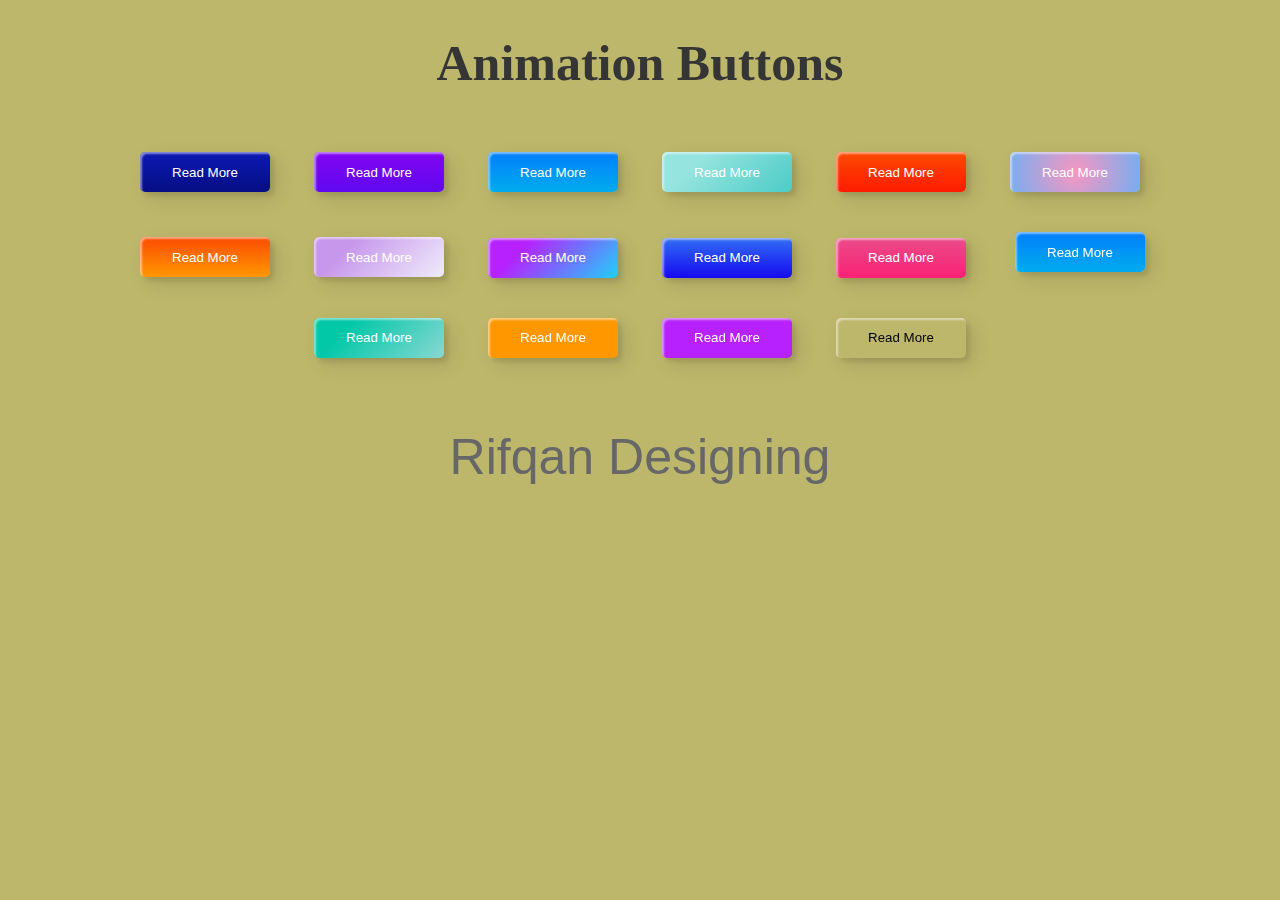
<file: AnimationButton/index.html>
<!DOCTYPE html>
<html lang="en">
<head>
    <meta charset="UTF-8">
    <meta name="viewport" content="width=device-width, initial-scale=1.0">
    <title>WEB</title>
    <link rel="stylesheet" href="style.css"/>
</head>
<body>
    
<h1>Animation Buttons</h1>
<div class="frame">
  <button class="custom-btn btn-1">Read More</button>
  <button class="custom-btn btn-2">Read More</button>
  <button class="custom-btn btn-3"><span>Read More</span></button>
  <button class="custom-btn btn-4"><span>Read More</span></button>
  <button class="custom-btn btn-5"><span>Read More</span></button>
  <button class="custom-btn btn-6"><span>Read More</span></button>
  <button class="custom-btn btn-7"><span>Read More</span></button>
  <button class="custom-btn btn-8"><span>Read More</span></button>
  <button class="custom-btn btn-9">Read More</button>
  <button class="custom-btn btn-10">Read More</button>
  <button class="custom-btn btn-11">Read More<div class="dot"></div></button>
  <button class="custom-btn btn-12"><span>Click!</span><span>Read More</span></button>
  <button class="custom-btn btn-13">Read More</button>
  <button class="custom-btn btn-14">Read More</button>
  <button class="custom-btn btn-15">Read More</button>
  <button class="custom-btn btn-16">Read More</button>
  <p class="indigo">Rifqan Designing</p>

</div>
</body>
</html>
</file>
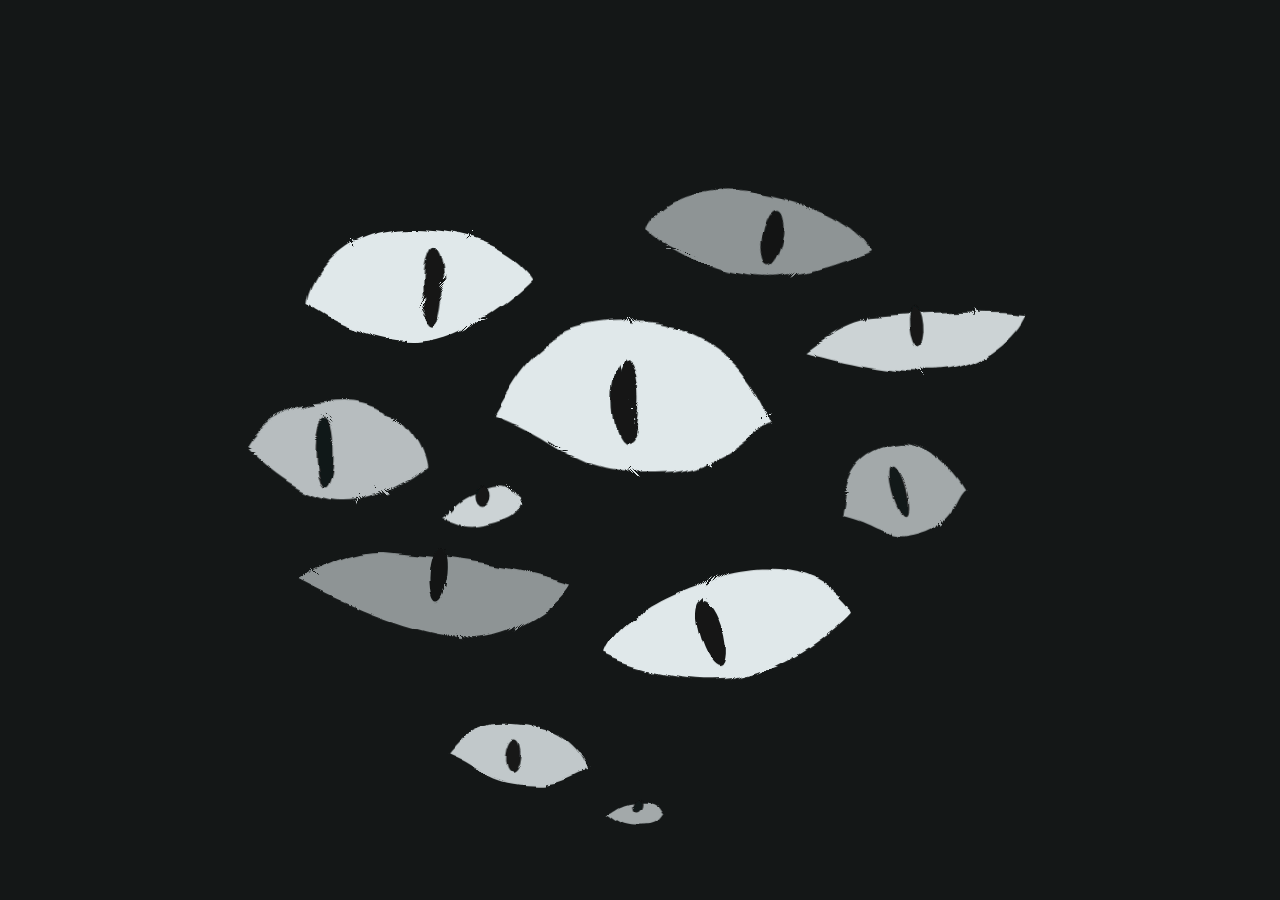
<file: EyesBackground/index.html>
<!DOCTYPE html>
<html lang="en">
<head>
    <meta charset="UTF-8">
    <meta name="viewport" content="width=device-width, initial-scale=1.0">
    <title>Netflix Intro</title>
    <link rel="stylesheet" href="style.css">
</head>
<body>
    <svg width="512" height="512" viewBox="0 0 512 512" fill="none" xmlns="http://www.w3.org/2000/svg">

        <rect width="512" height="512" fill="#141717"/>
        <g filter="url(#twitch)">
            <use href="#eye01" x="64" y="128"/>
            <use href="#eye01" x="256" y="128"  transform="rotate(10 256 128) scale(1 0.75)" opacity="0.6"/>
            <use href="#eye01" x="256" y="320"  transform="rotate(-15) scale(-1.1 0.9)" transform-origin="312 360"/>
            <use href="#eye01" x="128" y="220"  transform="scale(-0.8 0.9)" transform-origin="130 280" opacity="0.8"/>
            
            <use href="#eye02" x="170" y="180 "/>
            <use href="#eye02" x="360" y="260" transform="rotate(-15) scale(0.45 0.6)" transform-origin="360 260" opacity="0.7"/>
            <use href="#eye02" x="120" y="480" transform="rotate(5) scale(0.5 0.4)" transform-origin="180 360" opacity="0.85"/>
            
            <use href="#eye03" x="30" y="320" transform="scale(1.2 1.3) rotate(5 120 320)" opacity="0.6" transform-origin="40 320"/>
            <use href="#eye03" x="340" y="180" transform="rotate(-5 360 120)" opacity="0.9"/>
            
            <use href="#eye04" x="140" y="260" opacity="0.9"/>
            <use href="#eye04" x="240" y="440" transform="rotate(15) scale(0.7 0.7)" transform-origin="240 440" opacity="0.7"/>
        </g>
        <defs>
            <g id="eye01">
                <path fill="#E0E8EA" id="eyeb01">
                    <animate attributeName="d" dur="4s" repeatCount="indefinite" calcMode="spline"
                        keyTimes="0;0.05;0.75;0.8;1"
                        keySplines="0 0.5 0.9 0.1; 1 1 1 1; 0 0.5 0.9 0.1; 1 1 1 1"
                        values="M10 42  C24 44 24 44 60 44  C102 44 102 35 118 28  C102 35 102 44 60 44  C24 44 24 44 10 42Z;
                                M0 42  C1 32 15 0 58 0  C101 0 122 17 128 28  C117 39 89 61 64 63  C38 65 10 50 0 42Z;
                                M0 42  C1 32 15 0 58 0  C101 0 122 17 128 28  C117 39 89 61 64 63  C38 65 10 50 0 42Z;
                                M10 42  C24 44 24 44 60 44  C102 44 102 35 118 28  C102 35 102 44 60 44  C24 44 24 44 10 42Z;
                                M10 42  C24 44 24 44 60 44  C102 44 102 35 118 28  C102 35 102 44 60 44  C24 44 24 44 10 42Z" />
                </path>
                <ellipse id="eyep01" cx="56" cy="32" rx="6" ry="12" fill="#141717">
                    <animate attributeName="ry" dur="4s" repeatCount="indefinite" calcMode="linear" 
                        keyTimes="0;0.2;0.6;1"
                        values="12; 24; 24; 12"/>	
                    <animate attributeName="cx" dur="3s" repeatCount="indefinite" calcMode="spline" 
                        keyTimes="0;0.1;0.2;0.5;1"
                        keySplines="1 1 1 1; 1 0 0.8 0.5; 1 0 0.8 0.5; 1 0 0.8 0.5"
                        values="56; 56; 72; 48; 56;"/>	
                </ellipse>
            </g> 
            <g id="eye02">
                <path fill="#E0E8EA" id="eyeb02">
                    <animate attributeName="d" dur="5s" repeatCount="indefinite" calcMode="spline" begin="400ms"
                        keyTimes="0;0.03;0.88;0.92;1"
                        keySplines="0 0.5 0.9 0.1; 1 1 1 1; 0 0.5 0.9 0.1; 1 1 1 1"
                        values="M140 59  C142 59 142 59 87 59  C33 59 33 59 20 53  C33 59 33 59 87 59  C142 59 142 59 140 59Z;
                                M160 59  C154 42 133 0 79 0  C24 0 14 31 0 53  C44 71 44 88 91 87  C137 87 146 62 160 59Z;
                                M160 59  C154 42 133 0 79 0  C24 0 14 31 0 53  C44 71 44 88 91 87  C137 87 146 62 160 59Z;
                                M140 59  C142 59 142 59 87 59  C33 59 33 59 20 53  C33 59 33 59 87 59  C137 59 142 59 140 59Z;
                                M140 59  C142 59 142 59 87 59  C33 59 33 59 20 53  C33 59 33 59 87 59  C137 59 142 59 140 59Z"/>
                </path>
                <ellipse id="eyep02" cx="112" cy="48" rx="8" ry="4" fill="#141717">
                    <animate attributeName="ry" dur="5s" repeatCount="indefinite" calcMode="linear"  begin="400ms"
                        keyTimes="0;0.06;0.85;1"
                        values="4; 24; 24; 4"/>	
                    <animate attributeName="rx" dur="4s" repeatCount="indefinite" calcMode="linear"  begin="400ms"
                        keyTimes="0; 0.15; 0.2; 0.85;1"
                        values="8; 8; 14; 8; 8"/>	
                    <animate attributeName="cx" dur="4s" repeatCount="indefinite" calcMode="spline"  begin="400ms"
                        keyTimes="0;0.1;0.2;0.5;1"
                        keySplines="1 1 1 1; 1 0 0.8 0.5; 1 0 0.8 0.5; 1 0 0.8 0.5"
                        values="76; 76; 122; 68; 76;"/>	
                    <animate attributeName="cy" dur="10s" repeatCount="indefinite" calcMode="linear"  begin="400ms"
                        values="48; 36; 50; 48; 48; 32; 24; 48"/>	
                </ellipse>
            </g>  
            <g id="eye03">
                <path fill="#E0E8EA" id="eyeb03">
                    <animate attributeName="d" dur="4500ms" repeatCount="indefinite" calcMode="spline" begin="250ms"
                        keyTimes="0;0.04;0.93;0.98;1"
                        keySplines="0 0.5 0.9 0.1; 1 1 1 1; 0 0.5 0.9 0.1; 1 1 1 1"
                        values="M108 26  C88 22 86 28 40 24  C22 22 22 22 0 16  C22 22 24 23 41 25  C88 24 88 23 108 26Z;
                                M128 6  C101 1 71 0 40 0  C24 0 7 12 0 16  C16 22 50 34 76 34  C102 34 123 16 128 6Z;
                                M128 6  C101 1 71 0 40 0  C24 0 7 12 0 16  C16 22 50 34 76 34  C102 34 123 16 128 6Z;
                                M108 26  C88 22 86 28 40 24  C22 22 22 22 0 16  C22 22 24 23 41 25  C88 24 88 23 108 26Z;
                                M108 26  C88 22 86 28 40 24  C22 22 22 22 0 16  C22 22 24 23 41 25  C88 24 88 23 108 26Z"/>
                </path>
                <ellipse id="eyep03" cx="64" cy="8" rx="4" ry="12" fill="#141717">
                    <animate attributeName="ry" dur="4500ms" repeatCount="indefinite" calcMode="linear"  begin="250ms"
                        keyTimes="0;0.06;0.95;1"
                        values="4; 12; 12; 4"/>	
                    <animate attributeName="cx" dur="12s" repeatCount="indefinite" calcMode="spline"  begin="250ms"
                        values="64; 64; 72; 94; 48; 64"/>	
                </ellipse>
            </g> 
            <g id="eye04" transform="scale(0.4 0.4)" transform-origin="0 0">
                <path fill="#E0E8EA" id="eyeb04">
                    <animate attributeName="d" dur="4500ms" repeatCount="indefinite" begin="600ms"
                        keyTimes="0;0.04;0.93;0.98;1"
                        keySplines="0 0.5 0.9 0.1; 1 1 1 1; 0 0.5 0.9 0.1; 1 1 1 1"
                        values="M114 52  C100 68 100 68 80 80  C33 90 33 90 0 80  C33 90 33 90 68 80  C100 70 100 70 114 52Z;
                                M114 52  C108 27 89 -12 43 4  C0 20 0 56 0 79  C12 81 29 102 66 94  C103 86 114 76 114 52Z;
                                M114 52  C108 27 89 -12 43 4  C0 20 0 56 0 79  C12 81 29 102 66 94  C103 86 114 76 114 52Z;
                                M114 52  C100 80 100 80 80 80  C33 80 33 80 0 80  C33 80 33 80 80 80  C100 80 100 80 114 52Z;
                                M114 52  C100 80 100 80 80 80  C33 80 33 80 0 80  C33 80 33 80 80 80  C100 80 100 80 114 52Z"/>
                </path>
                <ellipse id="eyep04" cx="56" cy="48" rx="10" ry="12" fill="#141717">
                    <animate attributeName="ry" dur="4500ms" repeatCount="indefinite" calcMode="linear" begin="600ms"
                        keyTimes="0;0.1;0.9;1"
                        values="12; 24; 24; 12"/>	
                    <animate attributeName="cx" dur="500ms" repeatCount="indefinite" calcMode="discrete" begin="600ms"
                        values="56; 48; 52; 48; 56;"/>	
                </ellipse>
        
                <filter id="twitch">
                    <feTurbulence type="turbulence" baseFrequency="0.02" numOctaves="1">
                        <animate attributeName="seed" from="1" to="100" dur="20s" repeatCount="indefinite" />
                    </feTurbulence>
                <feDisplacementMap in2="turbulence" in="SourceGraphic" scale="8" xChannelSelector="R" yChannelSelector="G" />
            </filter>
            </g> 
        </defs>
        </svg>
        
</body>
</html>
</file>
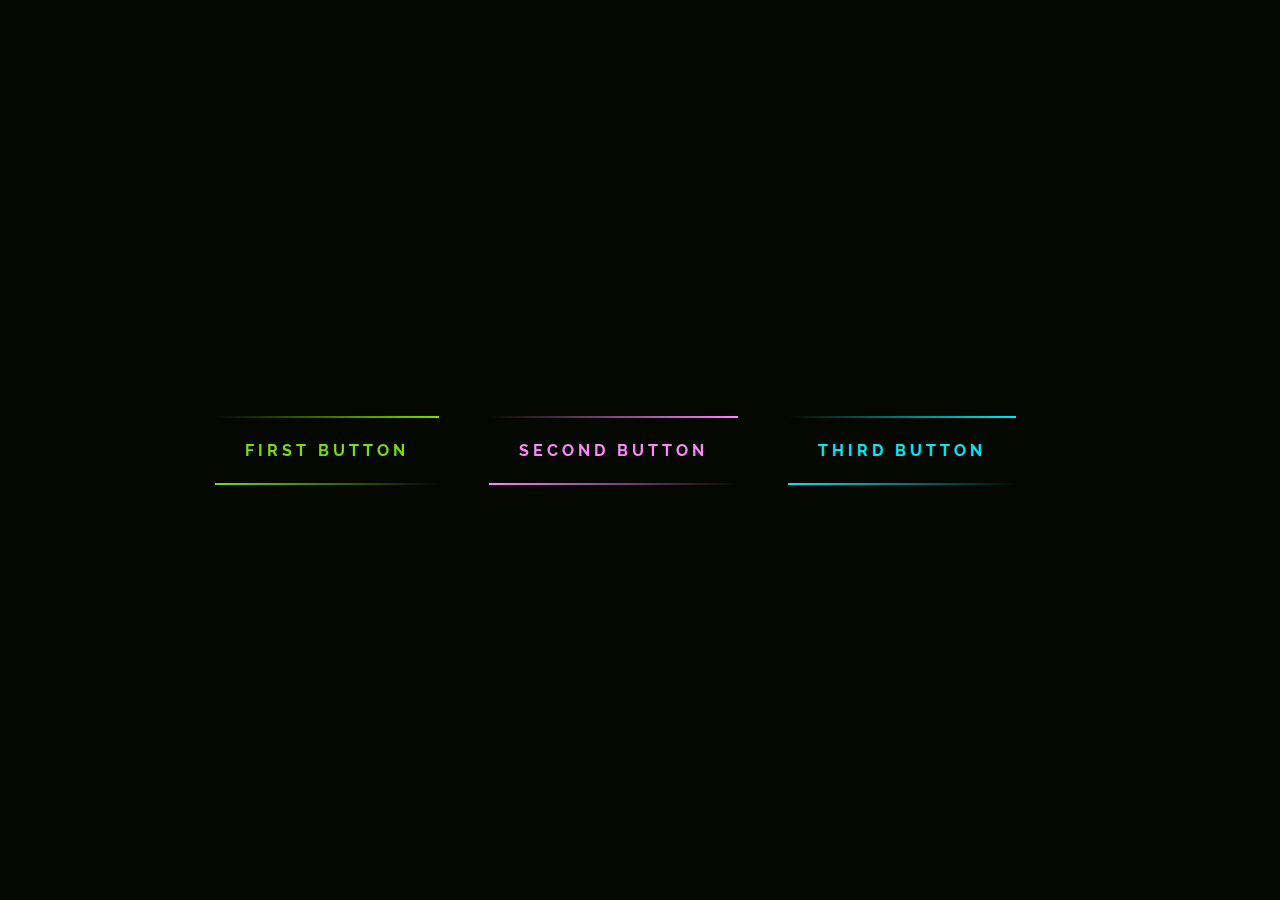
<file: GlowingButton/index.html>
<!DOCTYPE html>
<html lang="en">
<head>
    <meta charset="UTF-8">
    <meta name="viewport" content="width=device-width, initial-scale=1.0">
    <title>Sent Button</title>
    <link rel="stylesheet" href="styles.css">
</head>
<body>
  <a href="#">
    <span></span>
    <span></span>
    <span></span>
    <span></span>
    First button
</a>
<a href="#">
    <span></span>
    <span></span>
    <span></span>
    <span></span>
    Second button
</a>
<a href="#">
    <span></span>
    <span></span>
    <span></span>
    <span></span>
    Third button
</a>
</body>
</html>
</file>
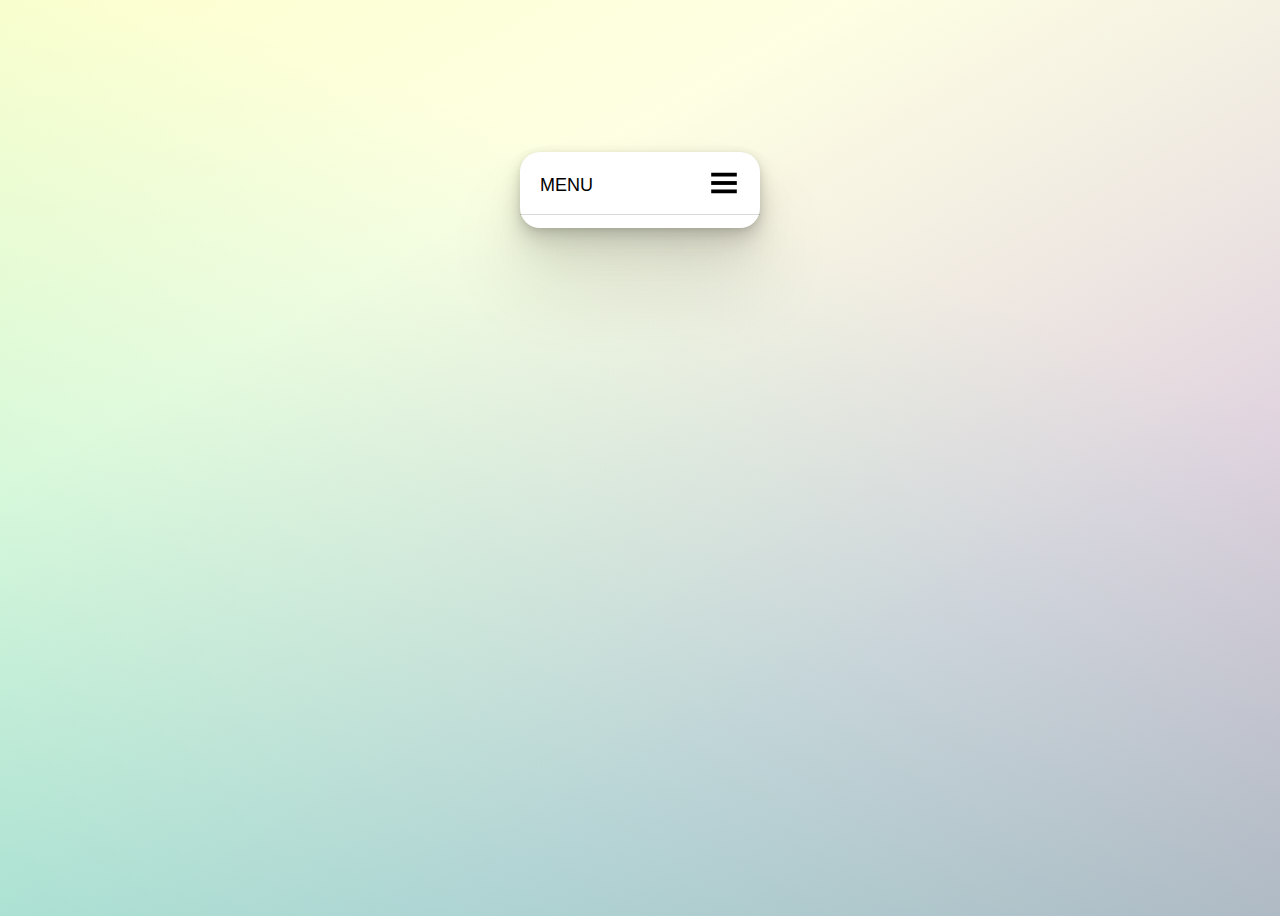
<file: HamburgerMenu/index.html>
<!DOCTYPE html>
<html lang="en">
<head>
    <meta charset="UTF-8">
    <meta name="viewport" content="width=device-width, initial-scale=1.0">
    <title>Hamburger Menu</title>
    <link  rel="stylesheet" href="style.css"/>
</head>
<body>
    <div class="card">
        <div class="row" onclick="handleClick()" role="button" tabindex="0" aria-expanded="false" aria-label="Open Menu">
          <div class="title">MENU</div>
          <svg width="32" height="32" viewBox="0 0 100 100" class="icon">
            <path class="path1">
              <animate class="animate1" attributeName="d" dur="0.35s" repeatCount="1" fill="freeze" />
            </path>
            <path class="path2">
              <animate class="animate2" attributeName="d" dur="0.35s" repeatCount="1" fill="freeze" />
            </path>
            <path class="path3">
              <animate class="animate3" attributeName="d" dur="0.35s" repeatCount="1" fill="freeze" />
            </path>
          </svg>
        </div>
      </div>

    <script src="main.js"></script>
</body>
</html>
</file>
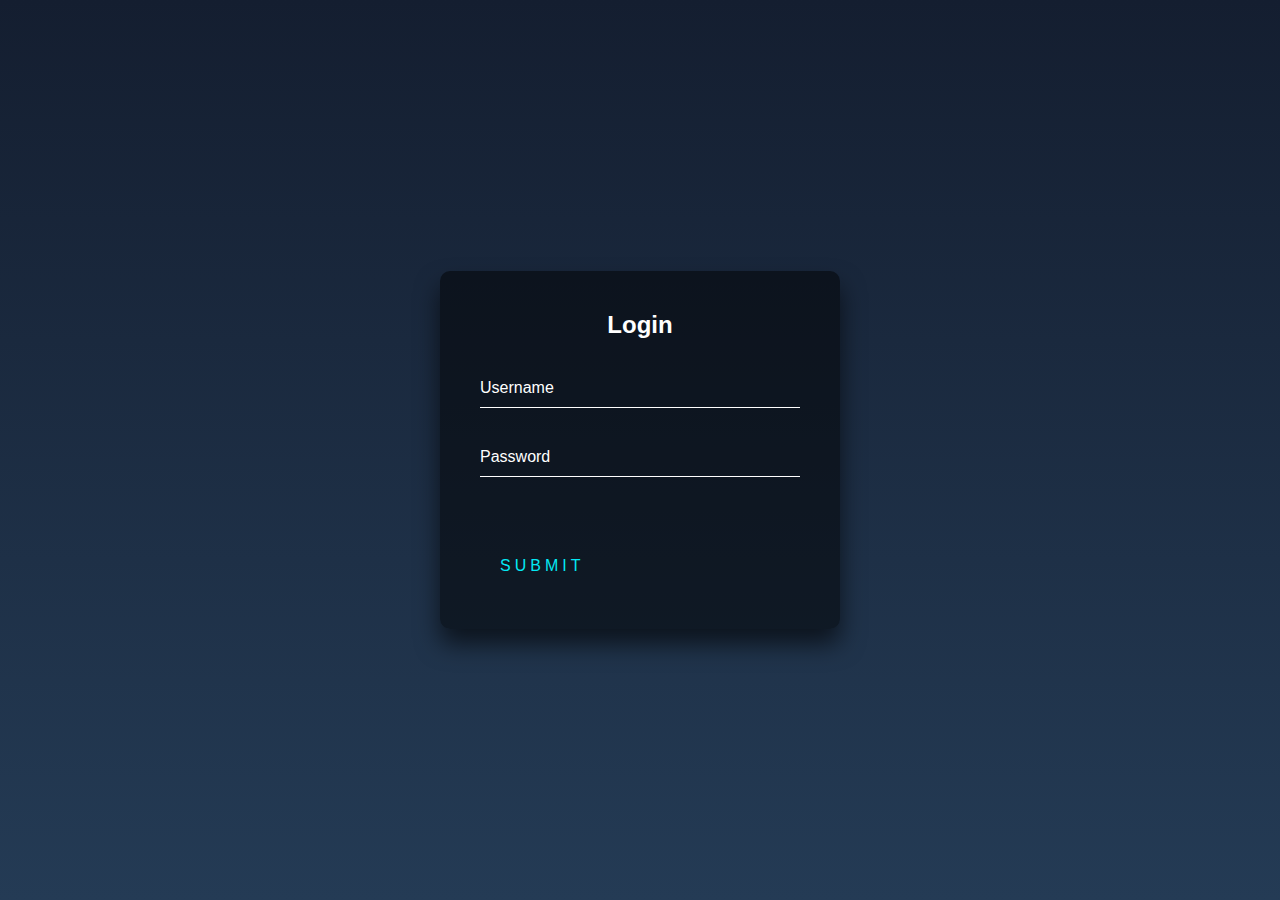
<file: LoginForm/index.html>
<!DOCTYPE html>
<html lang="en">
<head>
    <meta charset="UTF-8">
    <meta name="viewport" content="width=device-width, initial-scale=1.0">
    <title>Login Form</title>
    <link rel="stylesheet" href="style.css">
</head>
<body>
    <div class="login-box">
        <h2>Login</h2>
        <form>
            <div class="user-box">
                <input type="text" name="" required="">
                <label>Username</label>
            </div>
            <div class="user-box">
                <input type="password" name="" required="">
                <label>Password</label>
            </div>
            <a href="#">
                <span></span>
                <span></span>
                <span></span>
                <span></span>
                Submit
            </a>
        </form>
    </div>
</body>
</html>
</file>
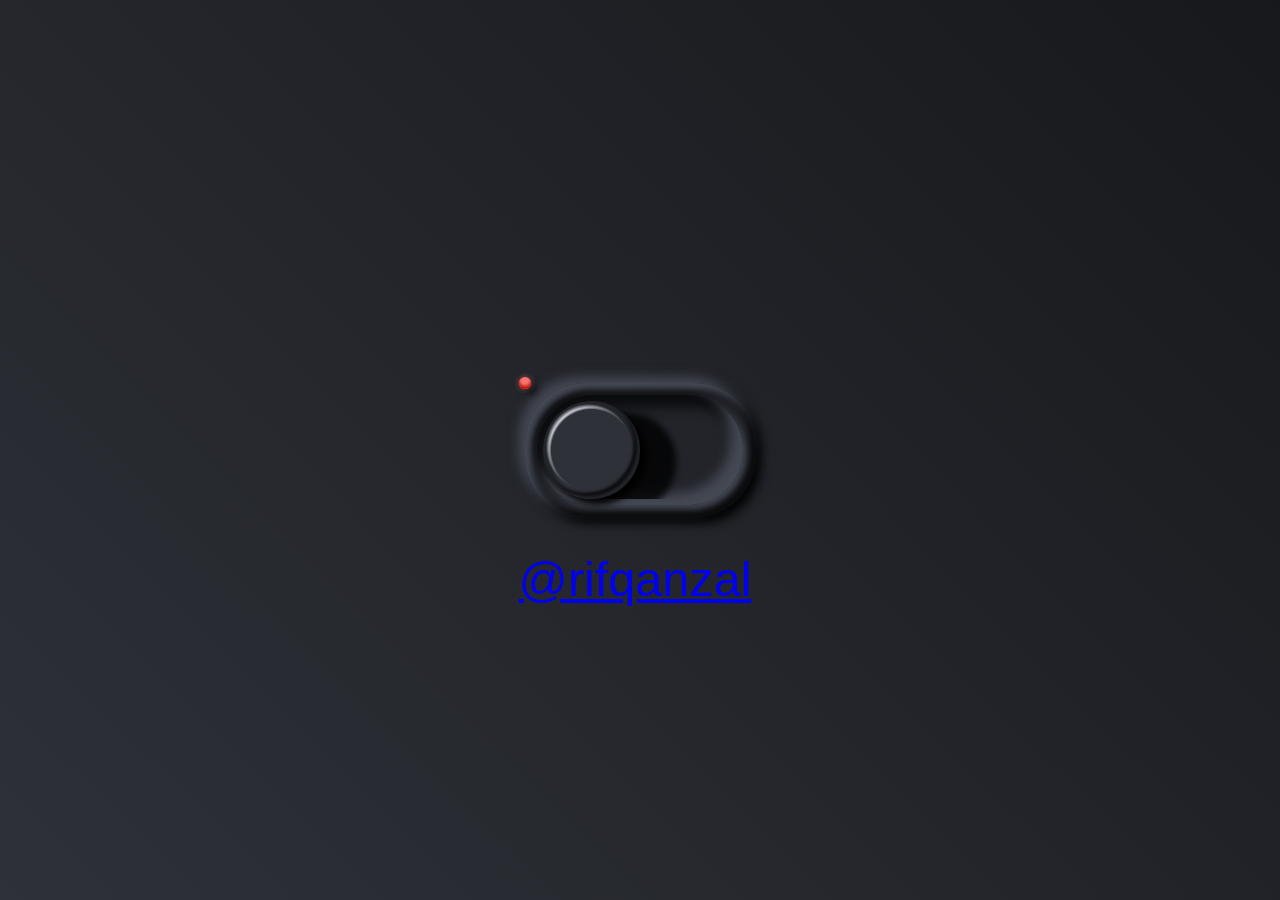
<file: NeonSwitch/index.html>
<!DOCTYPE html>
<html lang="en">
<head>
    <meta charset="UTF-8">
    <meta name="viewport" content="width=device-width, initial-scale=1.0">
    <title>Neon Style</title>
    <link rel="stylesheet" href="styles.css">
</head>
<body>
    <label class="switch">
        <input class="switch__input" type="checkbox" role="switch">
        <span class="switch__base-outer"></span>
        <span class="switch__base-inner"></span>
        <svg class="switch__base-neon" viewBox="0 0 40 24" width="40px" height="24px">
            <defs>
                <filter id="switch-glow">
                    <feGaussianBlur result="coloredBlur" stddeviation="1"></feGaussianBlur>
                    <feMerge>
                        <feMergeNode in="coloredBlur"></feMergeNode>
                        <feMergeNode in="SourceGraphic"></feMergeNode>
                    </feMerge>
                </filter>
                <linearGradient id="switch-gradient1" x1="0" y1="0" x2="1" y2="0">
                    <stop offset="0%" stop-color="hsl(var(--on-hue1),90%,70%)" />
                    <stop offset="100%" stop-color="hsl(var(--on-hue2),90%,70%)" />
                </linearGradient>
                <linearGradient id="switch-gradient2" x1="0.7" y1="0" x2="0.3" y2="1">
                    <stop offset="25%" stop-color="hsla(var(--on-hue1),90%,70%,0)" />
                    <stop offset="50%" stop-color="hsla(var(--on-hue1),90%,70%,0.3)" />
                    <stop offset="100%" stop-color="hsla(var(--on-hue2),90%,70%,0.3)" />
                </linearGradient>
            </defs>
            <path fill="none" filter="url(#switch-glow)" stroke="url(#switch-gradient1)" stroke-width="1" stroke-dasharray="0 104.26 0" stroke-dashoffset="0.01" stroke-linecap="round" d="m.5,12C.5,5.649,5.649.5,12,.5h16c6.351,0,11.5,5.149,11.5,11.5s-5.149,11.5-11.5,11.5H12C5.649,23.5.5,18.351.5,12Z"/>
        </svg>
        <span class="switch__knob-shadow"></span>
        <span class="switch__knob-container">
            <span class="switch__knob">
                <svg class="switch__knob-neon" viewBox="0 0 48 48" width="48px" height="48px">
                    <circle fill="none" stroke="url(#switch-gradient2)" stroke-dasharray="0 90.32 0 54.19" stroke-linecap="round" stroke-width="1" r="23" cx="24" cy="24" transform="rotate(-112.5,24,24)" />
                </svg>	
            </span>
        </span>
        <span class="switch__led"></span>
        <span class="switch__text">Power</span>
        <a href="https://www.instagram.com/rifqanzal" >@rifqanzal</a>
    </label>
</body>
</html>
</file>
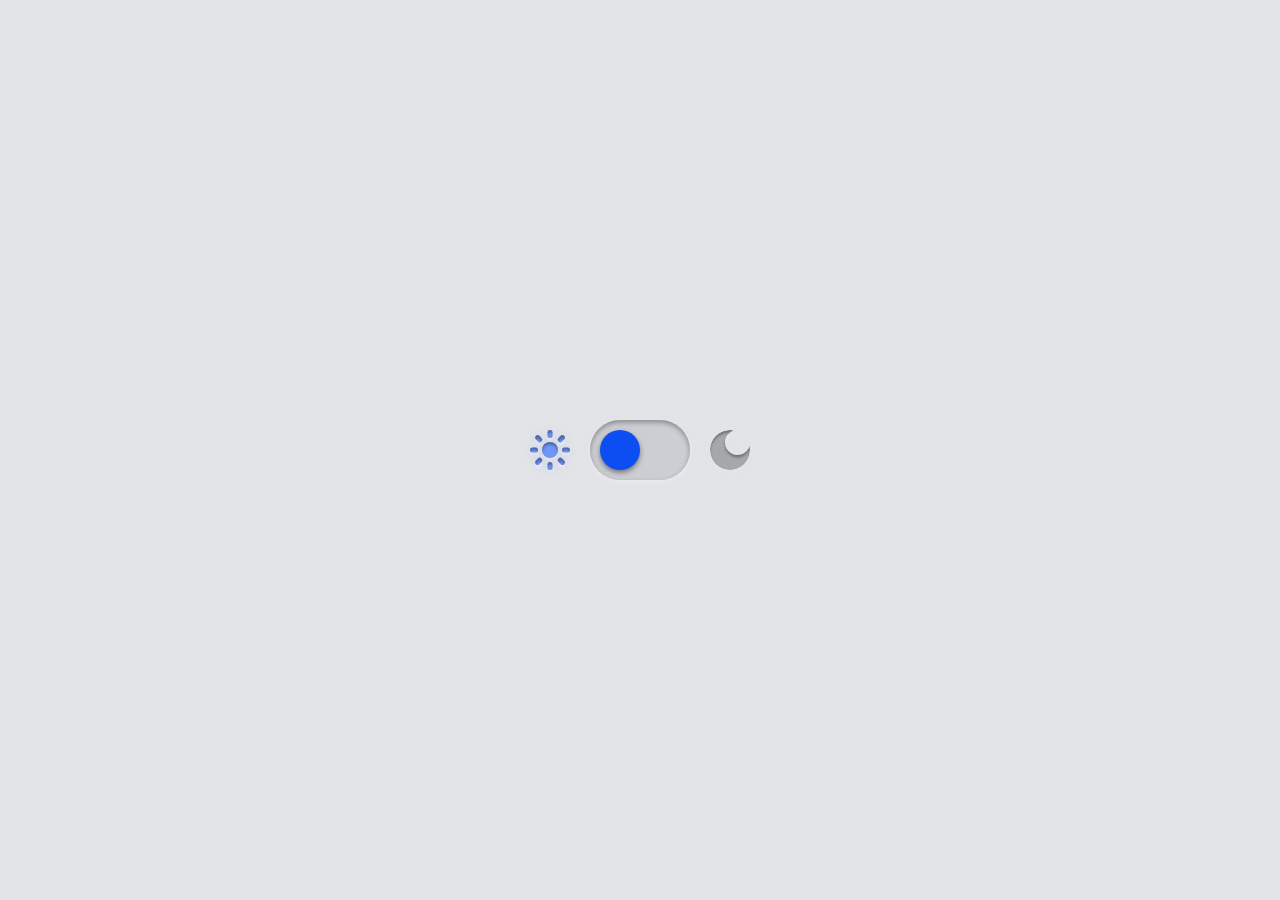
<file: NightMode/index.html>
<!DOCTYPE html>
<html lang="en">
<head>
    <meta charset="UTF-8">
    <meta name="viewport" content="width=device-width, initial-scale=1.0">
    <title>NightMode</title>
    <link rel="stylesheet" href="styles.css">
</head>
<body>
    <svg width="0" height="0">
        <defs>
            <clipPath id="moon">
                <path d="m27.5,25c-6.904,0-12.5-5.596-12.5-12.5,0-5.76,3.897-10.606,9.196-12.055C22.843.155,21.44,0,20,0,8.954,0,0,8.954,0,20s8.954,20,20,20,20-8.954,20-20c0-1.44-.155-2.843-.445-4.196-1.449,5.3-6.296,9.196-12.055,9.196Z" />
            </clipPath>
        </defs>
    </svg>
    <label class="switch">
        <span class="switch__icon switch__icon--light">
            <span class="switch__icon-part switch__icon-part--1"></span>
            <span class="switch__icon-part switch__icon-part--2"></span>
            <span class="switch__icon-part switch__icon-part--3"></span>
            <span class="switch__icon-part switch__icon-part--4"></span>
            <span class="switch__icon-part switch__icon-part--5"></span>
            <span class="switch__icon-part switch__icon-part--6"></span>
            <span class="switch__icon-part switch__icon-part--7"></span>
            <span class="switch__icon-part switch__icon-part--8"></span>
            <span class="switch__icon-part switch__icon-part--9"></span>
        </span>
        <input class="switch__input" type="checkbox" role="switch" />
        <span class="switch__icon switch__icon--dark">
            <span class="switch__icon-part switch__icon-part--1">
                <span class="switch__icon-part switch__icon-part--1a"></span>
                <span class="switch__icon-part switch__icon-part--1b"></span>
            </span>
        </span>
        <span class="switch__label">Dark Mode</span>
    </label>
</body>
</html>
</file>
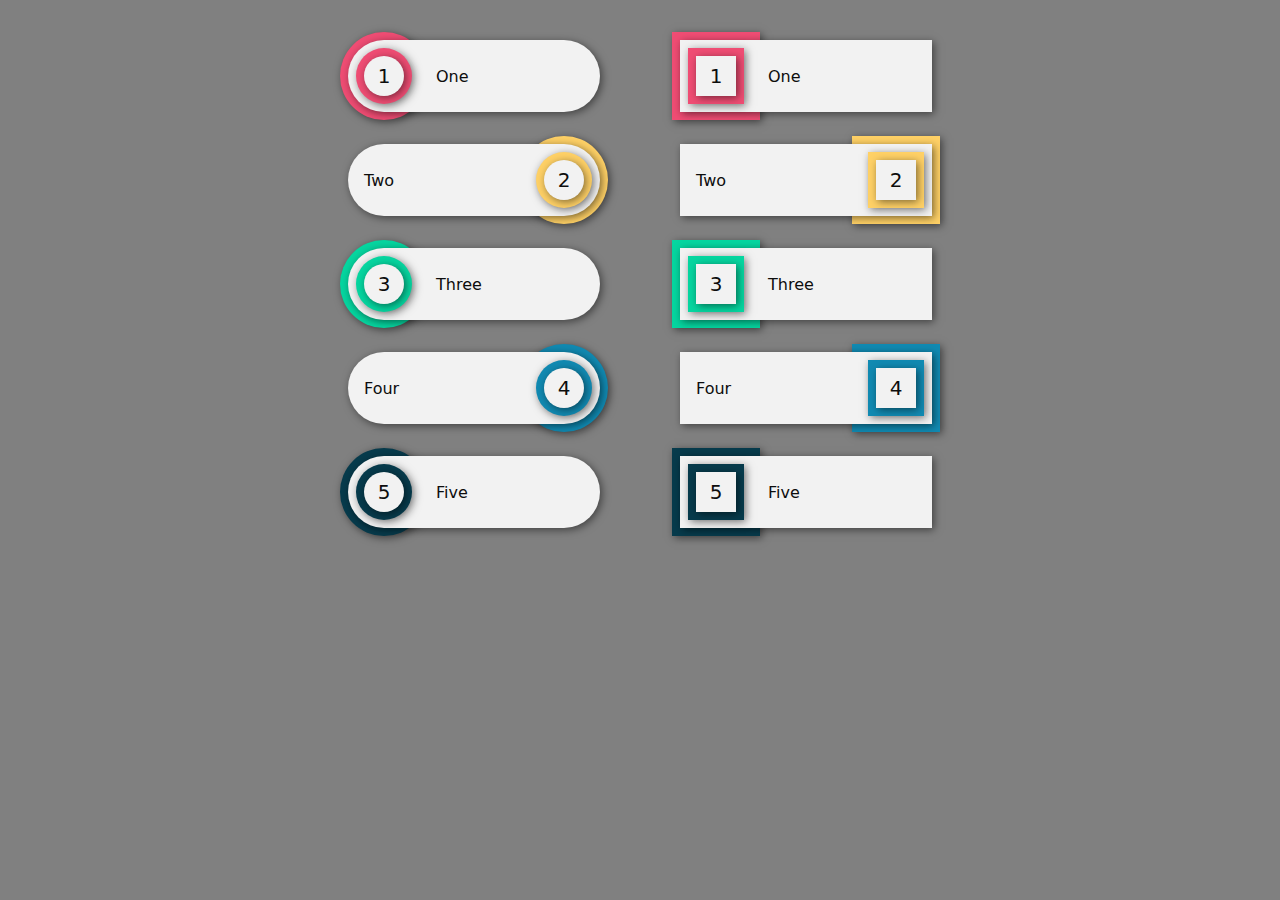
<file: OrderedList/index.html>
<!DOCTYPE html>
 <html lang="en">
 <head>
    <meta charset="UTF-8">
    <meta name="viewport" content="width=device-width, initial-scale=1.0">
    <title>Ordered List</title>
    <link rel="stylesheet" href="style.css">
 </head>
 <body>
    <ol class="circle">
        <li style="--accent-color: #f04d74">One</li>
        <li style="--accent-color: #ffd166">Two</li>
        <li style="--accent-color: #06d6a0">Three</li>
        <li style="--accent-color: #118ab2">Four</li>
        <li style="--accent-color: #073b4c">Five</li>
    </ol>
    <ol class="square">
        <li style="--accent-color: #f04d74">One</li>
        <li style="--accent-color: #ffd166">Two</li>
        <li style="--accent-color: #06d6a0">Three</li>
        <li style="--accent-color: #118ab2">Four</li>
        <li style="--accent-color: #073b4c">Five</li>
    </ol>
 </body>
 </html>
</file>
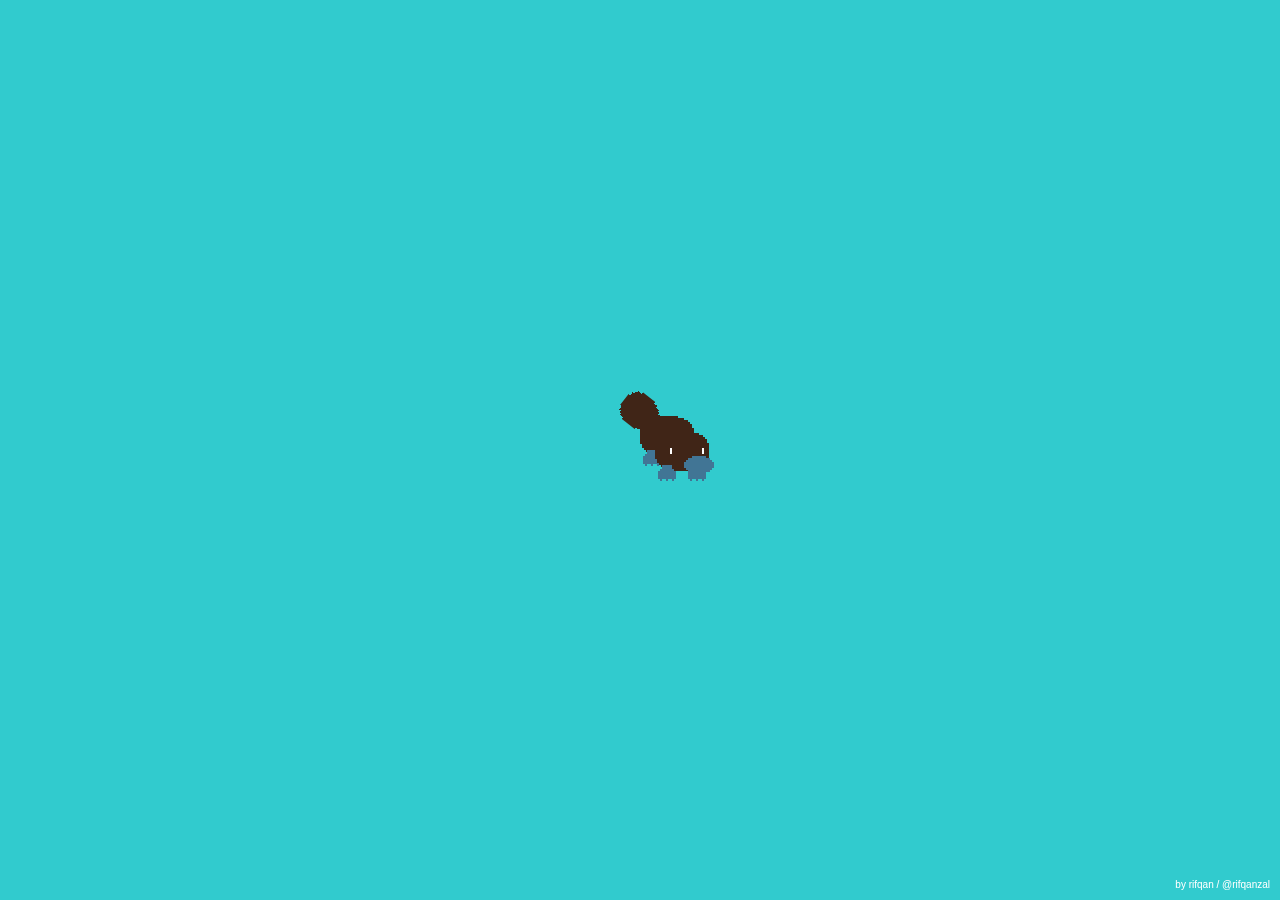
<file: Responsiveplatipus/index.html>
<!DOCTYPE html>
<html lang="en">
<head>
  <meta charset="UTF-8">
  <meta name="viewport" content="width=device-width, initial-scale=1.0">
  <title>Interactive Players</title>
  <link rel="stylesheet" href="styles.css">
</head>
<body>
  <body>
    <div class="marker red d-none"></div>
    <div class="marker blue d-none"></div>
  
    <div class="wrapper">
      <div class="platypus-wrapper absolute">
        <div class="tail-wrapper flex-center-start">
          <div class="tail"></div>
        </div>
  
        <div class="platypus-body-marker">
          <div class="head-marker">
            <div class="beak-marker"></div>
          </div>
        </div>
  
        <div class="platypus-body">
          <div class="head">
            <div class="eyes-wrapper">
              <div class="eyes"></div>
            </div>
            <div class="beak"></div>
            <div class="legs">
              <div class="leg"></div>
              <div class="leg"></div>
            </div>
          </div>
  
          <div class="legs">
            <div class="leg"></div>
            <div class="leg"></div>
          </div>
        </div>
      </div>
  
    </div>
  
    <div class="sign">
      by rifqan / <a href="https://github.com/rifqanzalbina" >@rifqanzal</a>
    </div>
    <script src="main.js"></script>
  </body> 
</body>
</html>
</file>
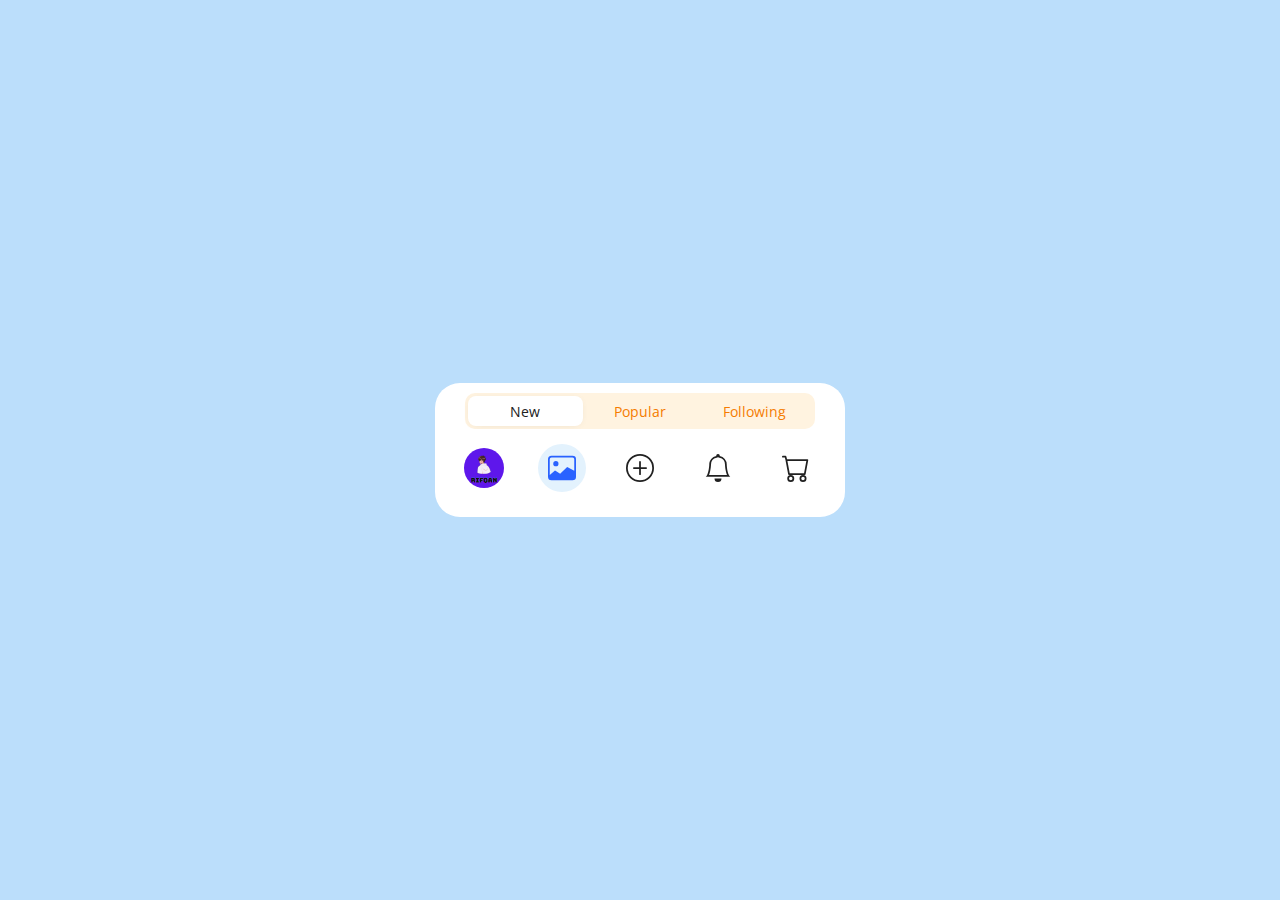
<file: TabBar/index.html>
<!DOCTYPE html>
<html lang="en">
<head>
    <meta charset="UTF-8">
    <meta name="viewport" content="width=device-width, initial-scale=1.0">
    <title>Toggle</title>
    <link rel="stylesheet" href="styles.css"/>
</head>
<body>
    <nav class="amazing-tabs">
        <div class="filters-container">
          <div class="filters-wrapper">
            <ul class="filter-tabs">
              <li>
                <button class="filter-button filter-active" data-translate-value="0">
                  New
                </button>
              </li>
              <li>
                <button class="filter-button" data-translate-value="100%">
                  Popular
                </button>
              </li>
              <li>
                <button class="filter-button" data-translate-value="200%">
                  Following
                </button>
              </li>
            </ul>
            <div class="filter-slider" aria-hidden="true">
              <div class="filter-slider-rect">&nbsp;</div>
            </div>
          </div>
        </div>
        <div class="main-tabs-container">
          <div class="main-tabs-wrapper">
            <ul class="main-tabs">
              <li>
                <button class="round-button" data-translate-value="0" data-color="red">
                  <span class="avatar">
                    <img src="Sawdad.png" alt="user avatar" />
                  </span>
                </button>
              </li>
              <li>
                <button class="round-button gallery active" style="--round-button-active-color: #2962ff" data-translate-value="100%" data-color="blue">
                  <svg fill="currentColor" viewBox="0 0 16 16">
                    <path d="M6.002 5.5a1.5 1.5 0 1 1-3 0 1.5 1.5 0 0 1 3 0z" />
                    <path d="M2.002 1a2 2 0 0 0-2 2v10a2 2 0 0 0 2 2h12a2 2 0 0 0 2-2V3a2 2 0 0 0-2-2h-12zm12 1a1 1 0 0 1 1 1v6.5l-3.777-1.947a.5.5 0 0 0-.577.093l-3.71 3.71-2.66-1.772a.5.5 0 0 0-.63.062L1.002 12V3a1 1 0 0 1 1-1h12z" />
                  </svg>
                </button>
              </li>
              <li>
                <button class="round-button" style="--round-button-active-color: #00c853" data-translate-value="200%" data-color="green">
                  <svg fill="currentColor" viewBox="0 0 16 16">
                    <path d="M8 15A7 7 0 1 1 8 1a7 7 0 0 1 0 14zm0 1A8 8 0 1 0 8 0a8 8 0 0 0 0 16z" />
                    <path d="M8 4a.5.5 0 0 1 .5.5v3h3a.5.5 0 0 1 0 1h-3v3a.5.5 0 0 1-1 0v-3h-3a.5.5 0 0 1 0-1h3v-3A.5.5 0 0 1 8 4z" />
                  </svg>
                </button>
              </li>
              <li>
                <button class="round-button" style="--round-button-active-color: #aa00ff" data-translate-value="300%" data-color="purple">
                  <svg fill="currentColor" viewBox="0 0 16 16">
                    <path d="M8 16a2 2 0 0 0 2-2H6a2 2 0 0 0 2 2zM8 1.918l-.797.161A4.002 4.002 0 0 0 4 6c0 .628-.134 2.197-.459 3.742-.16.767-.376 1.566-.663 2.258h10.244c-.287-.692-.502-1.49-.663-2.258C12.134 8.197 12 6.628 12 6a4.002 4.002 0 0 0-3.203-3.92L8 1.917zM14.22 12c.223.447.481.801.78 1H1c.299-.199.557-.553.78-1C2.68 10.2 3 6.88 3 6c0-2.42 1.72-4.44 4.005-4.901a1 1 0 1 1 1.99 0A5.002 5.002 0 0 1 13 6c0 .88.32 4.2 1.22 6z" />
                  </svg>
                </button>
              </li>
              <li>
                <button class="round-button" style="--round-button-active-color: #ff6d00" data-translate-value="400%" data-color="orange">
                  <svg fill="currentColor" viewBox="0 0 16 16">
                    <path d="M0 1.5A.5.5 0 0 1 .5 1H2a.5.5 0 0 1 .485.379L2.89 3H14.5a.5.5 0 0 1 .491.592l-1.5 8A.5.5 0 0 1 13 12H4a.5.5 0 0 1-.491-.408L2.01 3.607 1.61 2H.5a.5.5 0 0 1-.5-.5zM3.102 4l1.313 7h8.17l1.313-7H3.102zM5 12a2 2 0 1 0 0 4 2 2 0 0 0 0-4zm7 0a2 2 0 1 0 0 4 2 2 0 0 0 0-4zm-7 1a1 1 0 1 1 0 2 1 1 0 0 1 0-2zm7 0a1 1 0 1 1 0 2 1 1 0 0 1 0-2z" />
                  </svg>
                </button>
              </li>
            </ul>
            <div class="main-slider" aria-hidden="true">
              <div class="main-slider-circle">&nbsp;</div>
            </div>
          </div>
        </div>
      </nav>
<script src="script.js"></script>
</body>
</html>
</file>
<file: AnimationButton/style.css>
body {
    background: #BDB76B;
  }
  h1 {
    position: relative;
    text-align: center;
    color: #353535;
    font-size: 50px;
    font-family: "Cormorant Garamond", serif;
  }
  
  p {
    font-family: 'Lato', sans-serif;
    font-weight: 300;
    text-align: center;
    font-size: 18px;
    color: #676767;
  }
  .frame {
    width: 90%;
    margin: 40px auto;
    text-align: center;
  }
  button {
    margin: 20px;
  }
  .custom-btn {
    width: 130px;
    height: 40px;
    color: #fff;
    border-radius: 5px;
    padding: 10px 25px;
    font-family: 'Lato', sans-serif;
    font-weight: 500;
    background: transparent;
    cursor: pointer;
    transition: all 0.3s ease;
    position: relative;
    display: inline-block;
     box-shadow:inset 2px 2px 2px 0px rgba(255,255,255,.5),
     7px 7px 20px 0px rgba(0,0,0,.1),
     4px 4px 5px 0px rgba(0,0,0,.1);
    outline: none;
  }
  
  /* 1 */
  .btn-1 {
    background: rgb(6,14,131);
    background: linear-gradient(0deg, rgba(6,14,131,1) 0%, rgba(12,25,180,1) 100%);
    border: none;
  }
  .btn-1:hover {
     background: rgb(0,3,255);
  background: linear-gradient(0deg, rgba(0,3,255,1) 0%, rgba(2,126,251,1) 100%);
  }
  
  /* 2 */
  .btn-2 {
    background: rgb(96,9,240);
    background: linear-gradient(0deg, rgba(96,9,240,1) 0%, rgba(129,5,240,1) 100%);
    border: none;
    
  }
  .btn-2:before {
    height: 0%;
    width: 2px;
  }
  .btn-2:hover {
    box-shadow:  4px 4px 6px 0 rgba(255,255,255,.5),
                -4px -4px 6px 0 rgba(116, 125, 136, .5), 
      inset -4px -4px 6px 0 rgba(255,255,255,.2),
      inset 4px 4px 6px 0 rgba(0, 0, 0, .4);
  }
  
  
  /* 3 */
  .btn-3 {
    background: rgb(0,172,238);
  background: linear-gradient(0deg, rgba(0,172,238,1) 0%, rgba(2,126,251,1) 100%);
    width: 130px;
    height: 40px;
    line-height: 42px;
    padding: 0;
    border: none;
    
  }
  .btn-3 span {
    position: relative;
    display: block;
    width: 100%;
    height: 100%;
  }
  .btn-3:before,
  .btn-3:after {
    position: absolute;
    content: "";
    right: 0;
    top: 0;
     background: rgba(2,126,251,1);
    transition: all 0.3s ease;
  }
  .btn-3:before {
    height: 0%;
    width: 2px;
  }
  .btn-3:after {
    width: 0%;
    height: 2px;
  }
  .btn-3:hover{
     background: transparent;
    box-shadow: none;
  }
  .btn-3:hover:before {
    height: 100%;
  }
  .btn-3:hover:after {
    width: 100%;
  }
  .btn-3 span:hover{
     color: rgba(2,126,251,1);
  }
  .btn-3 span:before,
  .btn-3 span:after {
    position: absolute;
    content: "";
    left: 0;
    bottom: 0;
     background: rgba(2,126,251,1);
    transition: all 0.3s ease;
  }
  .btn-3 span:before {
    width: 2px;
    height: 0%;
  }
  .btn-3 span:after {
    width: 0%;
    height: 2px;
  }
  .btn-3 span:hover:before {
    height: 100%;
  }
  .btn-3 span:hover:after {
    width: 100%;
  }
  
  /* 4 */
  .btn-4 {
    background-color: #4dccc6;
  background-image: linear-gradient(315deg, #4dccc6 0%, #96e4df 74%);
    line-height: 42px;
    padding: 0;
    border: none;
  }
  .btn-4:hover{
    background-color: #89d8d3;
  background-image: linear-gradient(315deg, #89d8d3 0%, #03c8a8 74%);
  }
  .btn-4 span {
    position: relative;
    display: block;
    width: 100%;
    height: 100%;
  }
  .btn-4:before,
  .btn-4:after {
    position: absolute;
    content: "";
    right: 0;
    top: 0;
     box-shadow:  4px 4px 6px 0 rgba(255,255,255,.9),
                -4px -4px 6px 0 rgba(116, 125, 136, .2), 
      inset -4px -4px 6px 0 rgba(255,255,255,.9),
      inset 4px 4px 6px 0 rgba(116, 125, 136, .3);
    transition: all 0.3s ease;
  }
  .btn-4:before {
    height: 0%;
    width: .1px;
  }
  .btn-4:after {
    width: 0%;
    height: .1px;
  }
  .btn-4:hover:before {
    height: 100%;
  }
  .btn-4:hover:after {
    width: 100%;
  }
  .btn-4 span:before,
  .btn-4 span:after {
    position: absolute;
    content: "";
    left: 0;
    bottom: 0;
    box-shadow:  4px 4px 6px 0 rgba(255,255,255,.9),
                -4px -4px 6px 0 rgba(116, 125, 136, .2), 
      inset -4px -4px 6px 0 rgba(255,255,255,.9),
      inset 4px 4px 6px 0 rgba(116, 125, 136, .3);
    transition: all 0.3s ease;
  }
  .btn-4 span:before {
    width: .1px;
    height: 0%;
  }
  .btn-4 span:after {
    width: 0%;
    height: .1px;
  }
  .btn-4 span:hover:before {
    height: 100%;
  }
  .btn-4 span:hover:after {
    width: 100%;
  }
  
  /* 5 */
  .btn-5 {
    width: 130px;
    height: 40px;
    line-height: 42px;
    padding: 0;
    border: none;
    background: rgb(255,27,0);
  background: linear-gradient(0deg, rgba(255,27,0,1) 0%, rgba(251,75,2,1) 100%);
  }
  .btn-5:hover {
    color: #f0094a;
    background: transparent;
     box-shadow:none;
  }
  .btn-5:before,
  .btn-5:after{
    content:'';
    position:absolute;
    top:0;
    right:0;
    height:2px;
    width:0;
    background: #f0094a;
    box-shadow:
     -1px -1px 5px 0px #fff,
     7px 7px 20px 0px #0003,
     4px 4px 5px 0px #0002;
    transition:400ms ease all;
  }
  .btn-5:after{
    right:inherit;
    top:inherit;
    left:0;
    bottom:0;
  }
  .btn-5:hover:before,
  .btn-5:hover:after{
    width:100%;
    transition:800ms ease all;
  }
  
  
  /* 6 */
  .btn-6 {
    background: rgb(247,150,192);
  background: radial-gradient(circle, rgba(247,150,192,1) 0%, rgba(118,174,241,1) 100%);
    line-height: 42px;
    padding: 0;
    border: none;
  }
  .btn-6 span {
    position: relative;
    display: block;
    width: 100%;
    height: 100%;
  }
  .btn-6:before,
  .btn-6:after {
    position: absolute;
    content: "";
    height: 0%;
    width: 1px;
   box-shadow:
     -1px -1px 20px 0px rgba(255,255,255,1),
     -4px -4px 5px 0px rgba(255,255,255,1),
     7px 7px 20px 0px rgba(0,0,0,.4),
     4px 4px 5px 0px rgba(0,0,0,.3);
  }
  .btn-6:before {
    right: 0;
    top: 0;
    transition: all 500ms ease;
  }
  .btn-6:after {
    left: 0;
    bottom: 0;
    transition: all 500ms ease;
  }
  .btn-6:hover{
    background: transparent;
    color: #76aef1;
    box-shadow: none;
  }
  .btn-6:hover:before {
    transition: all 500ms ease;
    height: 100%;
  }
  .btn-6:hover:after {
    transition: all 500ms ease;
    height: 100%;
  }
  .btn-6 span:before,
  .btn-6 span:after {
    position: absolute;
    content: "";
    box-shadow:
     -1px -1px 20px 0px rgba(255,255,255,1),
     -4px -4px 5px 0px rgba(255,255,255,1),
     7px 7px 20px 0px rgba(0,0,0,.4),
     4px 4px 5px 0px rgba(0,0,0,.3);
  }
  .btn-6 span:before {
    left: 0;
    top: 0;
    width: 0%;
    height: .5px;
    transition: all 500ms ease;
  }
  .btn-6 span:after {
    right: 0;
    bottom: 0;
    width: 0%;
    height: .5px;
    transition: all 500ms ease;
  }
  .btn-6 span:hover:before {
    width: 100%;
  }
  .btn-6 span:hover:after {
    width: 100%;
  }
  
  /* 7 */
  .btn-7 {
  background: linear-gradient(0deg, rgba(255,151,0,1) 0%, rgba(251,75,2,1) 100%);
    line-height: 42px;
    padding: 0;
    border: none;
  }
  .btn-7 span {
    position: relative;
    display: block;
    width: 100%;
    height: 100%;
  }
  .btn-7:before,
  .btn-7:after {
    position: absolute;
    content: "";
    right: 0;
    bottom: 0;
    background: rgba(251,75,2,1);
    box-shadow:
     -7px -7px 20px 0px rgba(255,255,255,.9),
     -4px -4px 5px 0px rgba(255,255,255,.9),
     7px 7px 20px 0px rgba(0,0,0,.2),
     4px 4px 5px 0px rgba(0,0,0,.3);
    transition: all 0.3s ease;
  }
  .btn-7:before{
     height: 0%;
     width: 2px;
  }
  .btn-7:after {
    width: 0%;
    height: 2px;
  }
  .btn-7:hover{
    color: rgba(251,75,2,1);
    background: transparent;
  }
  .btn-7:hover:before {
    height: 100%;
  }
  .btn-7:hover:after {
    width: 100%;
  }
  .btn-7 span:before,
  .btn-7 span:after {
    position: absolute;
    content: "";
    left: 0;
    top: 0;
    background: rgba(251,75,2,1);
    box-shadow:
     -7px -7px 20px 0px rgba(255,255,255,.9),
     -4px -4px 5px 0px rgba(255,255,255,.9),
     7px 7px 20px 0px rgba(0,0,0,.2),
     4px 4px 5px 0px rgba(0,0,0,.3);
    transition: all 0.3s ease;
  }
  .btn-7 span:before {
    width: 2px;
    height: 0%;
  }
  .btn-7 span:after {
    height: 2px;
    width: 0%;
  }
  .btn-7 span:hover:before {
    height: 100%;
  }
  .btn-7 span:hover:after {
    width: 100%;
  }
  
  /* 8 */
  .btn-8 {
    background-color: #f0ecfc;
  background-image: linear-gradient(315deg, #f0ecfc 0%, #c797eb 74%);
    line-height: 42px;
    padding: 0;
    border: none;
  }
  .btn-8 span {
    position: relative;
    display: block;
    width: 100%;
    height: 100%;
  }
  .btn-8:before,
  .btn-8:after {
    position: absolute;
    content: "";
    right: 0;
    bottom: 0;
    background: #c797eb;
    /*box-shadow:  4px 4px 6px 0 rgba(255,255,255,.5),
                -4px -4px 6px 0 rgba(116, 125, 136, .2), 
      inset -4px -4px 6px 0 rgba(255,255,255,.5),
      inset 4px 4px 6px 0 rgba(116, 125, 136, .3);*/
    transition: all 0.3s ease;
  }
  .btn-8:before{
     height: 0%;
     width: 2px;
  }
  .btn-8:after {
    width: 0%;
    height: 2px;
  }
  .btn-8:hover:before {
    height: 100%;
  }
  .btn-8:hover:after {
    width: 100%;
  }
  .btn-8:hover{
    background: transparent;
  }
  .btn-8 span:hover{
    color: #c797eb;
  }
  .btn-8 span:before,
  .btn-8 span:after {
    position: absolute;
    content: "";
    left: 0;
    top: 0;
    background: #c797eb;
    /*box-shadow:  4px 4px 6px 0 rgba(255,255,255,.5),
                -4px -4px 6px 0 rgba(116, 125, 136, .2), 
      inset -4px -4px 6px 0 rgba(255,255,255,.5),
      inset 4px 4px 6px 0 rgba(116, 125, 136, .3);*/
    transition: all 0.3s ease;
  }
  .btn-8 span:before {
    width: 2px;
    height: 0%;
  }
  .btn-8 span:after {
    height: 2px;
    width: 0%;
  }
  .btn-8 span:hover:before {
    height: 100%;
  }
  .btn-8 span:hover:after {
    width: 100%;
  }
    
  
  /* 9 */
  .btn-9 {
    border: none;
    transition: all 0.3s ease;
    overflow: hidden;
  }
  .btn-9:after {
    position: absolute;
    content: " ";
    z-index: -1;
    top: 0;
    left: 0;
    width: 100%;
    height: 100%;
     background-color: #1fd1f9;
  background-image: linear-gradient(315deg, #1fd1f9 0%, #b621fe 74%);
    transition: all 0.3s ease;
  }
  .btn-9:hover {
    background: transparent;
    box-shadow:  4px 4px 6px 0 rgba(255,255,255,.5),
                -4px -4px 6px 0 rgba(116, 125, 136, .2), 
      inset -4px -4px 6px 0 rgba(255,255,255,.5),
      inset 4px 4px 6px 0 rgba(116, 125, 136, .3);
    color: #fff;
  }
  .btn-9:hover:after {
    -webkit-transform: scale(2) rotate(180deg);
    transform: scale(2) rotate(180deg);
    box-shadow:  4px 4px 6px 0 rgba(255,255,255,.5),
                -4px -4px 6px 0 rgba(116, 125, 136, .2), 
      inset -4px -4px 6px 0 rgba(255,255,255,.5),
      inset 4px 4px 6px 0 rgba(116, 125, 136, .3);
  }
  
  /* 10 */
  .btn-10 {
    background: rgb(22,9,240);
  background: linear-gradient(0deg, rgba(22,9,240,1) 0%, rgba(49,110,244,1) 100%);
    color: #fff;
    border: none;
    transition: all 0.3s ease;
    overflow: hidden;
  }
  .btn-10:after {
    position: absolute;
    content: " ";
    top: 0;
    left: 0;
    z-index: -1;
    width: 100%;
    height: 100%;
    transition: all 0.3s ease;
    -webkit-transform: scale(.1);
    transform: scale(.1);
  }
  .btn-10:hover {
    color: #fff;
    border: none;
    background: transparent;
  }
  .btn-10:hover:after {
    background: rgb(0,3,255);
  background: linear-gradient(0deg, rgba(2,126,251,1) 0%,  rgba(0,3,255,1)100%);
    -webkit-transform: scale(1);
    transform: scale(1);
  }
  
  /* 11 */
  .btn-11 {
    border: none;
    background: rgb(251,33,117);
      background: linear-gradient(0deg, rgba(251,33,117,1) 0%, rgba(234,76,137,1) 100%);
      color: #fff;
      overflow: hidden;
  }
  .btn-11:hover {
      text-decoration: none;
      color: #fff;
  }
  .btn-11:before {
      position: absolute;
      content: '';
      display: inline-block;
      top: -180px;
      left: 0;
      width: 30px;
      height: 100%;
      background-color: #fff;
      animation: shiny-btn1 3s ease-in-out infinite;
  }
  .btn-11:hover{
    opacity: .7;
  }
  .btn-11:active{
    box-shadow:  4px 4px 6px 0 rgba(255,255,255,.3),
                -4px -4px 6px 0 rgba(116, 125, 136, .2), 
      inset -4px -4px 6px 0 rgba(255,255,255,.2),
      inset 4px 4px 6px 0 rgba(0, 0, 0, .2);
  }
  
  
  @keyframes shiny-btn1 {
    0% {
      -webkit-transform: scale(0) rotate(45deg);
      opacity: 0;
    }
    80% {
      -webkit-transform: scale(0) rotate(45deg);
      opacity: 0.5;
    }
    81% {
      -webkit-transform: scale(4) rotate(45deg);
      opacity: 1;
    }
    100% {
      -webkit-transform: scale(50) rotate(45deg);
      opacity: 0;
    }
  }
  
  
  
  /* 12 */
  .btn-12{
    position: relative;
    right: 20px;
    bottom: 20px;
    border:none;
    box-shadow: none;
    width: 130px;
    height: 40px;
    line-height: 42px;
    -webkit-perspective: 230px;
    perspective: 230px;
  }
  .btn-12 span {
    background: rgb(0,172,238);
  background: linear-gradient(0deg, rgba(0,172,238,1) 0%, rgba(2,126,251,1) 100%);
    display: block;
    position: absolute;
    width: 130px;
    height: 40px;
    box-shadow:inset 2px 2px 2px 0px rgba(255,255,255,.5),
     7px 7px 20px 0px rgba(0,0,0,.1),
     4px 4px 5px 0px rgba(0,0,0,.1);
    border-radius: 5px;
    margin:0;
    text-align: center;
    -webkit-box-sizing: border-box;
    -moz-box-sizing: border-box;
    box-sizing: border-box;
    -webkit-transition: all .3s;
    transition: all .3s;
  }
  .btn-12 span:nth-child(1) {
    box-shadow:
     -7px -7px 20px 0px #fff9,
     -4px -4px 5px 0px #fff9,
     7px 7px 20px 0px #0002,
     4px 4px 5px 0px #0001;
    -webkit-transform: rotateX(90deg);
    -moz-transform: rotateX(90deg);
    transform: rotateX(90deg);
    -webkit-transform-origin: 50% 50% -20px;
    -moz-transform-origin: 50% 50% -20px;
    transform-origin: 50% 50% -20px;
  }
  .btn-12 span:nth-child(2) {
    -webkit-transform: rotateX(0deg);
    -moz-transform: rotateX(0deg);
    transform: rotateX(0deg);
    -webkit-transform-origin: 50% 50% -20px;
    -moz-transform-origin: 50% 50% -20px;
    transform-origin: 50% 50% -20px;
  }
  .btn-12:hover span:nth-child(1) {
    box-shadow:inset 2px 2px 2px 0px rgba(255,255,255,.5),
     7px 7px 20px 0px rgba(0,0,0,.1),
     4px 4px 5px 0px rgba(0,0,0,.1);
    -webkit-transform: rotateX(0deg);
    -moz-transform: rotateX(0deg);
    transform: rotateX(0deg);
  }
  .btn-12:hover span:nth-child(2) {
    box-shadow:inset 2px 2px 2px 0px rgba(255,255,255,.5),
     7px 7px 20px 0px rgba(0,0,0,.1),
     4px 4px 5px 0px rgba(0,0,0,.1);
   color: transparent;
    -webkit-transform: rotateX(-90deg);
    -moz-transform: rotateX(-90deg);
    transform: rotateX(-90deg);
  }
  
  
  /* 13 */
  .btn-13 {
    background-color: #89d8d3;
  background-image: linear-gradient(315deg, #89d8d3 0%, #03c8a8 74%);
    border: none;
    z-index: 1;
  }
  .btn-13:after {
    position: absolute;
    content: "";
    width: 100%;
    height: 0;
    bottom: 0;
    left: 0;
    z-index: -1;
    border-radius: 5px;
     background-color: #4dccc6;
  background-image: linear-gradient(315deg, #4dccc6 0%, #96e4df 74%);
    box-shadow:
     -7px -7px 20px 0px #fff9,
     -4px -4px 5px 0px #fff9,
     7px 7px 20px 0px #0002,
     4px 4px 5px 0px #0001;
    transition: all 0.3s ease;
  }
  .btn-13:hover {
    color: #fff;
  }
  .btn-13:hover:after {
    top: 0;
    height: 100%;
  }
  .btn-13:active {
    top: 2px;
  }
  
  
  /* 14 */
  .btn-14 {
    background: rgb(255,151,0);
    border: none;
    z-index: 1;
  }
  .btn-14:after {
    position: absolute;
    content: "";
    width: 100%;
    height: 0;
    top: 0;
    left: 0;
    z-index: -1;
    border-radius: 5px;
    background-color: #eaf818;
    background-image: linear-gradient(315deg, #eaf818 0%, #f6fc9c 74%);
    box-shadow: inset 2px 2px 2px 0px rgba(255,255,255,.5),
                7px 7px 20px 0px rgba(0,0,0,.1),
                4px 4px 5px 0px rgba(0,0,0,.1);
    transition: all 0.3s ease;
  }
  .btn-14:hover {
    color: #000;
  }
  .btn-14:hover:after {
    top: auto;
    bottom: 0;
    height: 100%;
  }
  .btn-14:active {
    top: 2px;
  }
  
  /* 15 */
  .btn-15 {
    background: #b621fe;
    border: none;
    z-index: 1;
  }
  .btn-15:after {
    position: absolute;
    content: "";
    width: 0;
    height: 100%;
    top: 0;
    right: 0;
    z-index: -1;
    background-color: #663dff;
    border-radius: 5px;
     box-shadow:inset 2px 2px 2px 0px rgba(255,255,255,.5),
     7px 7px 20px 0px rgba(0,0,0,.1),
     4px 4px 5px 0px rgba(0,0,0,.1);
    transition: all 0.3s ease;
  }
  .btn-15:hover {
    color: #fff;
  }
  .btn-15:hover:after {
    left: 0;
    width: 100%;
  }
  .btn-15:active {
    top: 2px;
  }
  
  
  /* 16 */
  .btn-16 {
    border: none;
    color: #000;
  }
  .btn-16:after {
    position: absolute;
    content: "";
    width: 0;
    height: 100%;
    top: 0;
    left: 0;
    direction: rtl;
    z-index: -1;
    box-shadow:
     -7px -7px 20px 0px #fff9,
     -4px -4px 5px 0px #fff9,
     7px 7px 20px 0px #0002,
     4px 4px 5px 0px #0001;
    transition: all 0.3s ease;
  }
  .btn-16:hover {
    color: #000;
  }
  .btn-16:hover:after {
    left: auto;
    right: 0;
    width: 100%;
  }
  .btn-16:active {
    top: 2px;
  }

  .indigo{
    font-size: 50px;
    font: bold;
    font-family: 'Segoe UI', Tahoma, Geneva, Verdana, sans-serif;
  }
</file>
<file: EyesBackground/style.css>
body,html{
    width: 100%;
    height: 100%;
    margin: 0;
    padding: 0;
    overflow: hidden; 
    background-color: #141717;
  }
  body{
    display: flex;
    justify-content: center;
    align-items: center; 
  }
  svg{
    height: 100%;
    width: 100%;
  }
</file>
<file: GlowingButton/styles.css>
@import url('https://fonts.googleapis.com/css2?family=Raleway:wght@400;700&display=swap');
*{
    margin: 0;
    padding: 0;
    box-sizing: border-box;
}
body{
    display: flex;
    justify-content: center;
    align-items: center;
    height: 100vh;
    background: #050801;
    font-family: 'Raleway', sans-serif;
    font-weight: bold;
}
a{
    position: relative;
    display: inline-block;
    padding: 25px 30px;
    margin: 40px 0;
    color: #03e9f4;
    text-decoration: none;
    text-transform: uppercase;
    transition: 0.5s;
    letter-spacing: 4px;
    overflow: hidden;
    margin-right: 50px;
   
}
a:hover{
    background: #03e9f4;
    color: #050801;
    box-shadow: 0 0 5px #03e9f4,
                0 0 25px #03e9f4,
                0 0 50px #03e9f4,
                0 0 200px #03e9f4;
     -webkit-box-reflect:below 1px linear-gradient(transparent, #0005);
}
a:nth-child(1){
    filter: hue-rotate(270deg);
}
a:nth-child(2){
    filter: hue-rotate(110deg);
}
a span{
    position: absolute;
    display: block;
}
a span:nth-child(1){
    top: 0;
    left: 0;
    width: 100%;
    height: 2px;
    background: linear-gradient(90deg,transparent,#03e9f4);
    animation: animate1 1s linear infinite;
}
@keyframes animate1{
    0%{
        left: -100%;
    }
    50%,100%{
        left: 100%;
    }
}
a span:nth-child(2){
    top: -100%;
    right: 0;
    width: 2px;
    height: 100%;
    background: linear-gradient(180deg,transparent,#03e9f4);
    animation: animate2 1s linear infinite;
    animation-delay: 0.25s;
}
@keyframes animate2{
    0%{
        top: -100%;
    }
    50%,100%{
        top: 100%;
    }
}
a span:nth-child(3){
    bottom: 0;
    right: 0;
    width: 100%;
    height: 2px;
    background: linear-gradient(270deg,transparent,#03e9f4);
    animation: animate3 1s linear infinite;
    animation-delay: 0.50s;
}
@keyframes animate3{
    0%{
        right: -100%;
    }
    50%,100%{
        right: 100%;
    }
}


a span:nth-child(4){
    bottom: -100%;
    left: 0;
    width: 2px;
    height: 100%;
    background: linear-gradient(360deg,transparent,#03e9f4);
    animation: animate4 1s linear infinite;
    animation-delay: 0.75s;
}
@keyframes animate4{
    0%{
        bottom: -100%;
    }
    50%,100%{
        bottom: 100%;
    }
}
</file>
<file: HamburgerMenu/style.css>
body {
    align-items: center;
    background: linear-gradient(
        20deg,
        rgba(23, 216, 178, 0.3),
        rgba(255, 0, 0, 0) 70.71%
      ),
      linear-gradient(150deg, rgba(247, 255, 92, 0.3), rgba(0, 255, 0, 0) 70.71%),
      linear-gradient(330deg, rgba(83, 9, 71, 0.3), rgba(0, 0, 255, 0) 70.71%);
    display: flex;
    flex-direction: column;
    height: 100vh;
  }
  .card {
    background-color: #fff;
    border-radius: 20px;
    box-shadow: 0px 1.5px 5.4px rgba(0, 0, 0, 0.054),
      0px 3.7px 10.9px rgba(0, 0, 0, 0.068), 0px 7px 16.8px rgba(0, 0, 0, 0.074),
      0px 12.5px 24.6px rgba(0, 0, 0, 0.076),
      0px 23.4px 38.1px rgba(0, 0, 0, 0.08), 0px 56px 80px rgba(0, 0, 0, 0.1);
    height: 76px;
    margin-top: 16vh;
    transition: height 400ms;
    -webkit-tap-highlight-color: #00000010;
  }
  .card.active {
    height: 400px;
  }
  .title {
    font-family: sans-serif;
    font-size: 18px;
    margin-top: 8px;
    user-select: none;
    -webkit-user-select: none;
  }
  .row {
    align-items: flex-start;
    border-bottom: 1px solid rgba(0, 0, 0, 0.15);
    cursor: pointer;
    display: flex;
    justify-content: space-between;
    padding: 15px 20px;
    transition: height 400ms;
    width: 200px;
  }
  .icon {
    fill: none;
    margin-top: 0px;
    stroke: #000;
    stroke-width: 12;
    stroke-linecap: square;
    stroke-linejoin: round;
  }
</file>
<file: LoginForm/style.css>
html {
    height: 100%;
  }
  body {
    margin:0;
    padding:0;
    font-family: sans-serif;
    background: linear-gradient(#141e30, #243b55);
  }
  
  .login-box {
    position: absolute;
    top: 50%;
    left: 50%;
    width: 400px;
    padding: 40px;
    transform: translate(-50%, -50%);
    background: rgba(0,0,0,.5);
    box-sizing: border-box;
    box-shadow: 0 15px 25px rgba(0,0,0,.6);
    border-radius: 10px;
  }
  
  .login-box h2 {
    margin: 0 0 30px;
    padding: 0;
    color: #fff;
    text-align: center;
  }
  
  .login-box .user-box {
    position: relative;
  }
  
  .login-box .user-box input {
    width: 100%;
    padding: 10px 0;
    font-size: 16px;
    color: #fff;
    margin-bottom: 30px;
    border: none;
    border-bottom: 1px solid #fff;
    outline: none;
    background: transparent;
  }
  .login-box .user-box label {
    position: absolute;
    top:0;
    left: 0;
    padding: 10px 0;
    font-size: 16px;
    color: #fff;
    pointer-events: none;
    transition: .5s;
  }
  
  .login-box .user-box input:focus ~ label,
  .login-box .user-box input:valid ~ label {
    top: -20px;
    left: 0;
    color: #03e9f4;
    font-size: 12px;
  }
  
  .login-box form a {
    position: relative;
    display: inline-block;
    padding: 10px 20px;
    color: #03e9f4;
    font-size: 16px;
    text-decoration: none;
    text-transform: uppercase;
    overflow: hidden;
    transition: .5s;
    margin-top: 40px;
    letter-spacing: 4px
  }
  
  .login-box a:hover {
    background: #03e9f4;
    color: #fff;
    border-radius: 5px;
    box-shadow: 0 0 5px #03e9f4,
                0 0 25px #03e9f4,
                0 0 50px #03e9f4,
                0 0 100px #03e9f4;
  }
  
  .login-box a span {
    position: absolute;
    display: block;
  }
  
  .login-box a span:nth-child(1) {
    top: 0;
    left: -100%;
    width: 100%;
    height: 2px;
    background: linear-gradient(90deg, transparent, #03e9f4);
    animation: btn-anim1 1s linear infinite;
  }
  
  @keyframes btn-anim1 {
    0% {
      left: -100%;
    }
    50%,100% {
      left: 100%;
    }
  }
  
  .login-box a span:nth-child(2) {
    top: -100%;
    right: 0;
    width: 2px;
    height: 100%;
    background: linear-gradient(180deg, transparent, #03e9f4);
    animation: btn-anim2 1s linear infinite;
    animation-delay: .25s
  }
  
  @keyframes btn-anim2 {
    0% {
      top: -100%;
    }
    50%,100% {
      top: 100%;
    }
  }
  
  .login-box a span:nth-child(3) {
    bottom: 0;
    right: -100%;
    width: 100%;
    height: 2px;
    background: linear-gradient(270deg, transparent, #03e9f4);
    animation: btn-anim3 1s linear infinite;
    animation-delay: .5s
  }
  
  @keyframes btn-anim3 {
    0% {
      right: -100%;
    }
    50%,100% {
      right: 100%;
    }
  }
  
  .login-box a span:nth-child(4) {
    bottom: -100%;
    left: 0;
    width: 2px;
    height: 100%;
    background: linear-gradient(360deg, transparent, #03e9f4);
    animation: btn-anim4 1s linear infinite;
    animation-delay: .75s
  }
  
  @keyframes btn-anim4 {
    0% {
      bottom: -100%;
    }
    50%,100% {
      bottom: 100%;
    }
  }
</file>
<file: NeonSwitch/styles.css>
* {
	border: 0;
	box-sizing: border-box;
	margin: 0;
	padding: 0;
}
:root {
	--hue: 223;
	--off-hue: 3;
	--on-hue1: 123;
	--on-hue2: 168;
	--fg: hsl(var(--hue),10%,90%);
	--primary: hsl(var(--hue),90%,50%);
	--trans-dur: 0.6s;
	--trans-timing: cubic-bezier(0.65,0,0.35,1);
	font-size: calc(40px + (60 - 40) * (100vw - 320px) / (2560 - 320));
}
body,
input {
	font: 1em/1.5 sans-serif;
}
body {
	background-image: linear-gradient(45deg,hsl(var(--hue),10%,20%), hsl(var(--hue),10%,10%));
	color: var(--fg);
	display: flex;
	height: 100vh;
	transition:
		background-color var(--trans-dur),
		color var(--trans-dur);
}
.switch,
.switch__input {
	-webkit-tap-highlight-color: #0000;
}
.switch {
	display: block;
	margin: auto;
	position: relative;
	width: 5em;
	height: 3em;
}
.switch__base-outer,
.switch__base-inner {
	display: block;
	position: absolute;
}
.switch__base-outer {
	border-radius: 1.25em;
	box-shadow:
		-0.125em -0.125em 0.25em hsl(var(--hue),10%,30%),
		0.125em 0.125em 0.125em hsl(var(--hue),10%,30%) inset,
		0.125em 0.125em 0.25em hsl(0,0%,0%),
		-0.125em -0.125em 0.125em hsl(var(--hue),10%,5%) inset;
	top: 0.125em;
	left: 0.125em;
	width: 4.75em;
	height: 2.75em;
}
.switch__base-inner {
	border-radius: 1.125em;
	box-shadow:
		-0.25em -0.25em 0.25em hsl(var(--hue),10%,30%) inset,
		0.0625em 0.0625em 0.125em hsla(var(--hue),10%,30%),
		0.125em 0.25em 0.25em hsl(var(--hue),10%,5%) inset,
		-0.0625em -0.0625em 0.125em hsla(var(--hue),10%,5%);
	top: 0.375em;
	left: 0.375em;
	width: 4.25em;
	height: 2.25em;
}
.switch__base-neon {
	display: block;
	overflow: visible;
	position: absolute;
	top: 0;
	left: 0;
	width: 100%;
	height: auto;
}
.switch__base-neon path {
	stroke-dasharray: 0 104.26 0;
	transition: stroke-dasharray var(--trans-dur) var(--trans-timing);
}
.switch__input {
	outline: transparent;
	position: relative;
	width: 100%;
	height: 100%;
	-webkit-appearance: none;
	appearance: none;
}
.switch__input:before {
	border-radius: 0.125em;
	box-shadow: 0 0 0 0.125em hsla(var(--hue),90%,50%,0);
	content: "";
	display: block;
	position: absolute;
	inset: -0.125em;
	transition: box-shadow 0.15s linear;
}
.switch__input:focus-visible:before {
	box-shadow: 0 0 0 0.125em var(--primary);
}
.switch__knob,
.switch__knob-container {
	border-radius: 1em;
	display: block;
	position: absolute;
}
.switch__knob {
	background-color: hsl(var(--hue),10%,15%);
	background-image:
		radial-gradient(88% 88% at 50% 50%,hsl(var(--hue),10%,20%) 47%,hsla(var(--hue),10%,20%,0) 50%),
		radial-gradient(88% 88% at 47% 47%,hsl(var(--hue),10%,85%) 45%,hsla(var(--hue),10%,85%,0) 50%),
		radial-gradient(65% 70% at 40% 60%,hsl(var(--hue),10%,20%) 46%,hsla(var(--hue),10%,20%,0) 50%);
	box-shadow:
		-0.0625em -0.0625em 0.0625em hsl(var(--hue),10%,15%) inset,
		-0.125em -0.125em 0.0625em hsl(var(--hue),10%,5%) inset,
		0.75em 0.25em 0.125em hsla(0,0%,0%,0.8);
	width: 2em;
	height: 2em;
	transition: transform var(--trans-dur) var(--trans-timing);
}
.switch__knob-container {
	overflow: hidden;
	top: 0.5em;
	left: 0.5em;
	width: 4em;
	height: 2em;
}
.switch__knob-neon {
	display: block;
	width: 2em;
	height: auto;
}
.switch__knob-neon circle {
	opacity: 0;
	stroke-dasharray: 0 90.32 0 54.19;
	transition:
		opacity var(--trans-dur) steps(1,end),
		stroke-dasharray var(--trans-dur) var(--trans-timing);
}
.switch__knob-shadow {
	border-radius: 50%;
	box-shadow: 0.125em 0.125em 0.125em hsla(0,0%,0%,0.9);
	display: block;
	position: absolute;
	top: 0.5em;
	left: 0.5em;
	width: 2em;
	height: 2em;
	transition: transform var(--trans-dur) var(--trans-timing);
}
.switch__led {
	background-color: hsl(var(--off-hue),90%,70%);
	border-radius: 50%;
	box-shadow:
		0 -0.0625em 0.0625em hsl(var(--off-hue),90%,40%) inset,
		0 0 0.125em hsla(var(--off-hue),90%,70%,0.3),
		0 0 0.125em hsla(var(--off-hue),90%,70%,0.3),
		0.125em 0.125em 0.125em hsla(0,0%,0%,0.5);
	display: block;
	position: absolute;
	top: 0;
	left: 0;
	width: 0.25em;
	height: 0.25em;
	transition:
		background-color var(--trans-dur) var(--trans-timing),
		box-shadow var(--trans-dur) var(--trans-timing);
}
.switch__text {
	overflow: hidden;
	position: absolute;
	width: 1px;
	height: 1px;
}
.switch__input:checked ~ .switch__led {
	background-color: hsl(var(--on-hue1),90%,70%);
	box-shadow:
		0 -0.0625em 0.0625em hsl(var(--on-hue1),90%,40%) inset,
		0 -0.125em 0.125em hsla(var(--on-hue1),90%,70%,0.3),
		0 0.125em 0.125em hsla(var(--on-hue1),90%,70%,0.3),
		0.125em 0.125em 0.125em hsla(0,0%,0%,0.5);
}
.switch__input:checked ~ .switch__base-neon path {
	stroke-dasharray: 52.13 0 52.13;
}
.switch__input:checked ~ .switch__knob-shadow,
.switch__input:checked ~ .switch__knob-container .switch__knob {
	transform: translateX(100%);
}
.switch__input:checked ~ .switch__knob-container .switch__knob-neon circle {
	opacity: 1;
	stroke-dasharray: 45.16 0 45.16 54.19;
	transition-timing-function: steps(1,start), var(--trans-timing);
}
</file>
<file: NightMode/styles.css>
* {
	border: 0;
	box-sizing: border-box;
	margin: 0;
	padding: 0;
}
:root {
	--hue: 223;
	--bg: hsl(var(--hue),10%,90%);
	--fg: hsl(var(--hue),10%,10%);
	--light-sh: hsla(var(--hue),10%,95%,0.5);
	--dark-sh: hsla(var(--hue),10%,15%,0.4);
	--primary: hsl(var(--hue),90%,50%);
	--primary-t: hsla(var(--hue),90%,50%,0);
	--trans-dur: 0.3s;
	font-size: 40px;
}
body,
input {
	font: 1em/1.5 sans-serif;
}
body {
	background-color: var(--bg);
	color: var(--fg);
	display: flex;
	height: 100vh;
	transition:
		background-color var(--trans-dur),
		color var(--trans-dur);
}
.switch,
.switch__input {
	-webkit-tap-highlight-color: transparent;
}
.switch {
	display: flex;
	gap: 0.5em;
	align-items: center;
	margin: auto;
}
.switch__icon,
.switch__icon-part {
	display: block;
}
.switch__icon {
	position: relative;
	width: 1em;
	height: 1em;
	transition: filter var(--trans-dur);
}
.switch__icon-part {
	background-color: hsla(var(--hue),10%,10%,0.3);
	position: absolute;
	transition:
		background-color var(--trans-dur),
		box-shadow var(--trans-dur);
}
.switch__icon--light {
	filter: drop-shadow(0 0 0.125em hsla(var(--hue),90%,70%,0.2));
}
.switch__icon--light .switch__icon-part {
	background-color: hsla(var(--hue),90%,70%,1);
	border-radius: 0.125em;
	top: 50%;
	left: 50%;
	width: 0.125em;
	height: 0.2em;
	transform-origin: 50% 0;
}
.switch__icon--light .switch__icon-part--1 {
	border-radius: 50%;
	box-shadow:
		0 0.0625em 0.0625em var(--dark-sh) inset,
		0 0.0625em 0.0625em var(--light-sh);
	top: 0.3em;
	left: 0.3em;
	width: 0.4em;
	height: 0.4em;
}
.switch__icon--light .switch__icon-part--2 {
	box-shadow:
		0 0.0625em 0.0625em var(--dark-sh) inset,
		0 0.0625em 0.0625em var(--light-sh);
	transform: translateX(-50%) rotate(0) translateY(0.3em);
}
.switch__icon--light .switch__icon-part--3 {
	box-shadow:
		0.0625em 0.0625em 0.0625em var(--dark-sh) inset,
		0.0625em 0.0625em 0.0625em var(--light-sh);
	transform: translateX(-50%) rotate(45deg) translateY(0.3em);
}
.switch__icon--light .switch__icon-part--4 {
	box-shadow:
		0.0625em 0 0.0625em var(--dark-sh) inset,
		0.0625em 0 0.0625em var(--light-sh);
	transform: translateX(-50%) rotate(90deg) translateY(0.3em);
}
.switch__icon--light .switch__icon-part--5 {
	box-shadow:
		0.0625em -0.0625em 0.0625em var(--dark-sh) inset,
		0.0625em -0.0625em 0.0625em var(--light-sh);
	transform: translateX(-50%) rotate(135deg) translateY(0.3em);
}
.switch__icon--light .switch__icon-part--6 {
	box-shadow:
		0 -0.0625em 0.0625em var(--dark-sh) inset,
		0 -0.0625em 0.0625em var(--light-sh);
	transform: translateX(-50%) rotate(180deg) translateY(0.3em);
}
.switch__icon--light .switch__icon-part--7 {
	box-shadow:
		-0.0625em -0.0625em 0.0625em var(--dark-sh) inset,
		-0.0625em -0.0625em 0.0625em var(--light-sh);
	transform: translateX(-50%) rotate(225deg) translateY(0.3em);
}
.switch__icon--light .switch__icon-part--8 {
	box-shadow:
		-0.0625em 0 0.0625em var(--dark-sh) inset,
		-0.0625em 0 0.0625em var(--light-sh);
	transform: translateX(-50%) rotate(270deg) translateY(0.3em);
}
.switch__icon--light .switch__icon-part--9 {
	box-shadow:
		-0.0625em 0.0625em 0.0625em var(--dark-sh) inset,
		-0.0625em 0.0625em 0.0625em var(--light-sh);
	transform: translateX(-50%) rotate(315deg) translateY(0.3em);
}
.switch__icon--dark {
	filter:
		drop-shadow(0 0 0.125em hsla(var(--hue),90%,70%,0))
		drop-shadow(0 0.0625em 0.0625em var(--light-sh));
}
.switch__icon--dark .switch__icon-part--1 {
	background-color: transparent;
	border-radius: 50%;
	clip-path: url(#moon);
	overflow: hidden;
	width: 100%;
	height: 100%;
}
.switch__icon--dark .switch__icon-part--1a {
	border-radius: 50%;
	box-shadow: 0 0.0625em 0.0625em var(--dark-sh) inset;
	width: 100%;
	height: 100%;
}
.switch__icon--dark .switch__icon-part--1b {
	background-color: transparent;
	border-radius: 50%;
	width: 100%;
	height: 100%;
}
.switch__icon--dark .switch__icon-part--1b:before {
	background-color: var(--bg);
	border-radius: 50%;
	box-shadow:
		0 0.0625em 0.0625em var(--dark-sh),
		0 0.0625em 0.0625em var(--light-sh) inset;
	content: "";
	display: block;
	position: absolute;
	right: 0;
	left: auto;
	transition: background-color var(--trans-dur);
	width: 62.5%;
	height: 62.5%;
}
.switch__input {
	background-color: hsla(var(--hue),10%,10%,0.1);
	border-radius: 0.75em;
	box-shadow:
		0 0.0625em 0.125em var(--dark-sh) inset,
		0 0.0625em 0.125em var(--light-sh),
		0 0 0 0.125em var(--primary-t);
	display: block;
	outline: transparent;
	position: relative;
	width: 2.5em;
	height: 1.5em;
	transition: box-shadow var(--trans-dur);
	-webkit-appearance: none;
	appearance: none;
}
.switch__input:focus-visible {
	box-shadow:
		0 0.0625em 0.125em var(--dark-sh) inset,
		0 0.0625em 0.125em var(--light-sh),
		0 0 0 0.125em var(--primary);
}
.switch__input:before {
	background-color: var(--primary);
	border-radius: 50%;
	box-shadow: 0 0.0625em 0.125em hsla(var(--hue),10%,10%,0.5);
	content: "";
	display: block;
	position: absolute;
	top: 0.25em;
	left: 0.25em;
	width: 1em;
	height: 1em;
	transition:
		background-color var(--trans-dur),
		box-shadow var(--trans-dur),
		transform var(--trans-dur) cubic-bezier(0.65,0.05,0.34,1);
}
.switch__input:checked:before {
	transform: translateX(1em);
}
.switch__label {
	overflow: hidden;
	position: absolute;
	width: 1px;
	height: 1px;
}

/* Dark theme */
body:has(.switch__input:checked) {
	--bg: hsl(var(--hue),10%,30%);
	--fg: hsl(var(--hue),10%,90%);
	--light-sh: hsla(var(--hue),10%,55%,0.5);
	--dark-sh: hsla(var(--hue),10%,15%,0.4);
	--primary: hsl(var(--hue),90%,60%);
}
body:has(.switch__input:checked) .switch__icon--light {
	filter: drop-shadow(0 0 0.125em hsla(var(--hue),90%,75%,0));
}
body:has(.switch__input:checked) .switch__icon--light .switch__icon-part {
	background-color: hsla(var(--hue),10%,10%,0.3);
}
body:has(.switch__input:checked) .switch__icon--dark {
	filter:
		drop-shadow(0 0 0.125em hsla(var(--hue),90%,75%,0.6))
		drop-shadow(0 0.0625em 0.0625em var(--light-sh));
}
body:has(.switch__input:checked) .switch__icon--dark .switch__icon-part--1a {
	background-color: hsla(var(--hue),90%,75%,1);
}
</file>
<file: OrderedList/style.css>
@layer demo, orderedList;

@layer orderedList{
  ol.circle { --border-radius: 100vmax }
  ol.square { --border-radius: 0 }
  ol {
    --card-color: hsl(0 0% 95%);
    --text-color: hsl(0 0% 5%);
    --border-size: 0.5rem;
    --step-size: 2.5rem;
    margin: 0;
    padding: 0;
    list-style: none;
    box-sizing: border-box;
    counter-reset: liCount;
    display: grid;
    gap: calc(var(--border-size) * 2);
    font-family: system-ui, sans-serif;
  }

  ol > li {
    margin: var(--border-size);
    background-color: var(--card-color);
    color: var(--text-color);
    display: grid;
    grid-template-columns: var(--step-size) 1fr;
    grid-auto-flow: dense;
    align-items: center;
    gap: calc(var(--border-size) * 4);
    counter-increment: liCount;
    padding: calc(var(--border-size) * 2);
    position: relative;
    --so: calc(var(--border-size) * .25);
    --bs1: var(--so) var(--so) var(--border-size) hsl(0 0% 0% / .5);
    --bs2: 0 0 0 var(--border-size) var(--accent-color);
    --bs3: var(--so) var(--so) var(--border-size) calc(var(--border-size)) hsl(0 0% 0% / .5);
    box-shadow: var(--bs1);
    border-radius: var(--border-radius, 0)
  }
  ol > li::before {
    content: counter(liCount);
    aspect-ratio: 1/1;
    display: grid;
    place-items: center;
    background-color: var(--card-color);
    box-shadow: var(--bs1), var(--bs2), var(--bs3);
    font-size: calc(var(--step-size) * .5);
    border-radius: inherit;
  }
  ol > li::after{
    content: "";
    position: absolute;
    height: 100%;
    aspect-ratio: 1;
    background-color: var(--accent-color);
    z-index: -1;
    box-shadow: var(--bs2), var(--bs3);
    border-radius: inherit;
  }
  ol > li:nth-child(even){ grid-template-columns: 1fr var(--step-size) }
  ol > li:nth-child(even)::before{ grid-column: 2 }
  ol > li:nth-child(even)::after{ right: 0 }
}

@layer demo {
  body {
    width: min(600px, 100% - 2rem);
    margin-inline: auto;
    margin-block: 2rem;
    display: flex;
    flex-wrap: wrap;
    justify-content: center;
    gap: 4rem;
    background-color: gray;
  }
  body > ol { flex: 1 }
}
</file>
<file: Responsiveplatipus/styles.css>
* {
    box-sizing: border-box;
    padding: 0;
    margin: 0;
  }
  
  p, h1, h2, h3, h4 {
    display: inline-block;
    margin-block-start: 0em;
    margin-block-end: 0em;
    margin-inline-start: 0px;
    margin-inline-end: 0px;
    padding-inline-start: 0px;
  }
  
  body {
    background-color: rgb(49, 203, 206);
    font-family: Arial, Helvetica, sans-serif;
  }
  
  .wrapper {
    width: 100%;
    height: 100dvh;
    overflow: hidden;
  }
  
  .absolute,
  .platypus-wrapper div:not(.leg) {
    position: absolute;
  }
  
  .platypus-wrapper,
  .platypus-wrapper div {
    width: calc(var(--w) * 2px);
    height: calc(var(--h) * 2px);
    background-size: calc(var(--w) * 2px) calc(var(--h) * 2px) !important; 
    background-repeat: no-repeat !important;
    image-rendering: pixelated;
  }
  
  .flex-center-start {
    display: flex;
    justify-content: center;
    align-items: flex-start;
  }
  
  .flex-center {
    display: flex;
    justify-content: center;
    align-items: center;
  }
  
  
  .platypus-wrapper {
    transition: 3s ease;
    --oval: url([data-uri]);
  }
  
  .head {
    background-image: var(--oval);
    transition: 1s;
  }
  
  .eyes-wrapper,
  .eyes {
    --w: 27;
  }
  
  .eyes-wrapper {
    --h: 6;
    top: 8px;
  }
  
  .eyes {
    background-image: url([data-uri]);
    --h: 3;
    transition: 0.4s;
  }
  
  .beak,
  .beak-marker {
    --w: 15;
    --h: 9;
  }
  
  .beak {
    background-image: url([data-uri]);
    transition: 0.7s;
    z-index: 1;
  }
  
  .platypus-wrapper,
  .platypus-body,
  .platypus-body-marker,
  .head,
  .head-marker,
  .tail-wrapper {
    --w: 27;
    --h: 20;
  }
  
  .platypus-body {
    background-image: var(--oval);
    transition: 0.5s;
  }
  
  .legs {
    display: flex;
    justify-content: space-between;
    --w: 27;
    --h: 8;
    z-index: -2;
    bottom: -10px;
    padding: 0 3px;
  }
  
  .leg {
    background-image: url([data-uri]);
    --w: 9;
    --h: 8;
    transform-origin: top center;
  }
  
  .head .leg:nth-child(1),
  .leg:nth-child(2) {
    animation: swim-1 infinite ease-in-out 3s;
  }
  
  .head .leg:nth-child(2),
  .leg:nth-child(1) {
    animation: swim-2 infinite ease-in-out 3s;
  }
  
  .head .leg.swim,
  .leg.swim {
    animation-duration: 0.5s;
  }
  
  @keyframes swim-1 {
    0%, 100% {
      transform: rotate(-25deg);
      margin-top: 5px;
    }
    50% {
      transform: rotate(25deg);
      margin-top: 0px;
    }
  } 
  
  @keyframes swim-2 {
    0%, 100% {
      transform: rotate(25deg);
      margin-top: 5px;
    }
    50% {
      transform: rotate(-25deg);
      margin-top: 0px;
    }
  } 
  
  .tail-wrapper {
    transition: 1.5s ease;
    z-index: -1;
  }
  
  .tail {
    background-image: url([data-uri]);
    --w: 17;
    --h: 21;
    margin-top: -15px;
  }
  
  .marker {
    position: absolute;
    width: 10px;
    height: 10px;
    border-radius: 50%;
    margin-top: -5px;
    margin-left: -5px;
    z-index: 100;
  }
  
  .red { 
    background-color: rgb(223, 74, 41); 
  }
  .blue { 
    background-color: rgb(140, 238, 250); 
  }
  
  .d-none {
    display: none;
  }
  
  .sign {
    position: fixed;
    font-family: Arial, Helvetica, sans-serif;
    color: white;
    bottom: 10px;
    right: 10px;
    font-size: 10px;
    text-transform: none;
  }
  
  a {
    color: white;
    text-decoration: none;
    text-transform: none;
  }
  
  a:hover { text-decoration: underline; }
  
  .indicator {
    width: 200px;
    color: white;
    bottom: 20px;
    left: 20px;
  }
</file>
<file: TabBar/styles.css>
@import url("https://fonts.googleapis.com/css2?family=Open+Sans&display=swap");

*,
*::before,
*::after {
  margin: 0;
  padding: 0;
  box-sizing: border-box;
}

:root {
  --background-color: #bbdefb;
  --blue-50: #e3f2fd;
  --blue-100: #bbdefb;
  --blue-A700: #2962ff;
  --green-50: #e8f5e9;
  --green-100: #c8e6c9;
  --green-A700: #00c853;
  --purple-50: #f3e5f5;
  --purple-100: #e1bee7;
  --purple-A700: #aa00ff;
  --orange-50: #fff3e0;
  --orange-100: #ffe0b2;
  --orange-A700: #ff6d00;
  --orange-700: #f57c00;
  --grey-900: #212121;
  --white: #ffffff;
  --round-button-active-color: #212121;
  --translate-main-slider: 100%;
  --main-slider-color: #e3f2fd;
  --translate-filters-slider: 0;
  --filters-container-height: 3.8rem;
  --filters-wrapper-opacity: 1;
}

html {
  font-size: 62.5%;
}

html,
body {
  height: 100%;
}

body {
  display: flex;
  flex-direction: column;
  justify-content: center;
  align-items: center;
  transition: background-color 0.4s ease-in-out;
  background-color: var(--background-color);
}

button {
  border: none;
  cursor: pointer;
  background-color: transparent;
  outline: none;
}

nav.amazing-tabs {
  background-color: var(--white);
  border-radius: 2.5rem;
  user-select: none;
  padding-top: 1rem;
}

.main-tabs-container {
  padding: 0 1rem 1rem 1rem;
}

.main-tabs-wrapper {
  position: relative;
}

ul.main-tabs,
ul.filter-tabs {
  list-style-type: none;
  display: flex;
}

ul.main-tabs li {
  display: inline-flex;
  position: relative;
  padding: 1.5rem;
  z-index: 1;
}

.avatar,
.avatar img {
  height: 4rem;
  width: 4rem;
  border-radius: 50%;
  pointer-events: none;
}

.avatar img {
  object-fit: cover;
}

.round-button {
  height: 4.8rem;
  width: 4.8rem;
  border-radius: 50%;
  display: inline-flex;
  align-items: center;
  justify-content: center;
  color: var(--grey-900);
  transition: color 0.2s ease-in-out;
}

.round-button:hover,
.round-button.active {
  color: var(--round-button-active-color);
}

.round-button svg {
  pointer-events: none;
  height: 2.8rem;
  width: 2.8rem;
  transform: translate(0, 0);
}

.main-slider {
  pointer-events: none;
  position: absolute;
  top: 0;
  left: 0;
  padding: 1.5rem;
  z-index: 0;
  transition: transform 0.4s ease-in-out;
  transform: translateX(var(--translate-main-slider));
}

.main-slider-circle {
  height: 4.8rem;
  width: 4.8rem;
  border-radius: 50%;
  transition: background-color 0.4s ease-in-out;
  background-color: var(--main-slider-color);
}

.animate-jello {
  animation: jello-horizontal 0.9s both;
}

@keyframes jello-horizontal {
  0% {
    transform: scale3d(1, 1, 1);
  }
  30% {
    transform: scale3d(1.25, 0.75, 1);
  }
  40% {
    transform: scale3d(0.75, 1.25, 1);
  }
  50% {
    transform: scale3d(1.15, 0.85, 1);
  }
  65% {
    transform: scale3d(0.95, 1.05, 1);
  }
  75% {
    transform: scale3d(1.05, 0.95, 1);
  }
  100% {
    transform: scale3d(1, 1, 1);
  }
}

.filters-container {
  overflow: hidden;
  padding: 0 3rem;
  transition: max-height 0.4s ease-in-out;
  max-height: var(--filters-container-height);
}

.filters-wrapper {
  position: relative;
  transition: opacity 0.2s ease-in-out;
  opacity: var(--filters-wrapper-opacity);
}

.filter-tabs {
  border-radius: 1rem;
  padding: 0.3rem;
  overflow: hidden;
  background-color: var(--orange-50);
}

.filter-tabs li {
  position: relative;
  z-index: 1;
  display: flex;
  flex: 1 0 33.33%;
}

.filter-button {
  display: flex;
  align-items: center;
  justify-content: center;
  border-radius: 0.8rem;
  flex-grow: 1;
  height: 3rem;
  padding: 0 1.5rem;
  color: var(--orange-700);
  font-family: "Open Sans", sans-serif;
  font-weight: 400;
  font-size: 1.4rem;
}

.filter-button.filter-active {
  transition: color 0.4s ease-in-out;
  color: var(--grey-900);
}

.filter-slider {
  pointer-events: none;
  position: absolute;
  padding: 0.3rem;
  top: 0;
  left: 0;
  right: 0;
  bottom: 0;
  z-index: 0;
}

.filter-slider-rect {
  height: 3rem;
  width: 33.33%;
  border-radius: 0.8rem;
  background-color: var(--white);
  box-shadow: 0 0.1rem 1rem -0.4rem rgba(0, 0, 0, 0.12);
  transition: transform 0.4s ease-in-out;
  transform: translateX(var(--translate-filters-slider));
}
</file>
